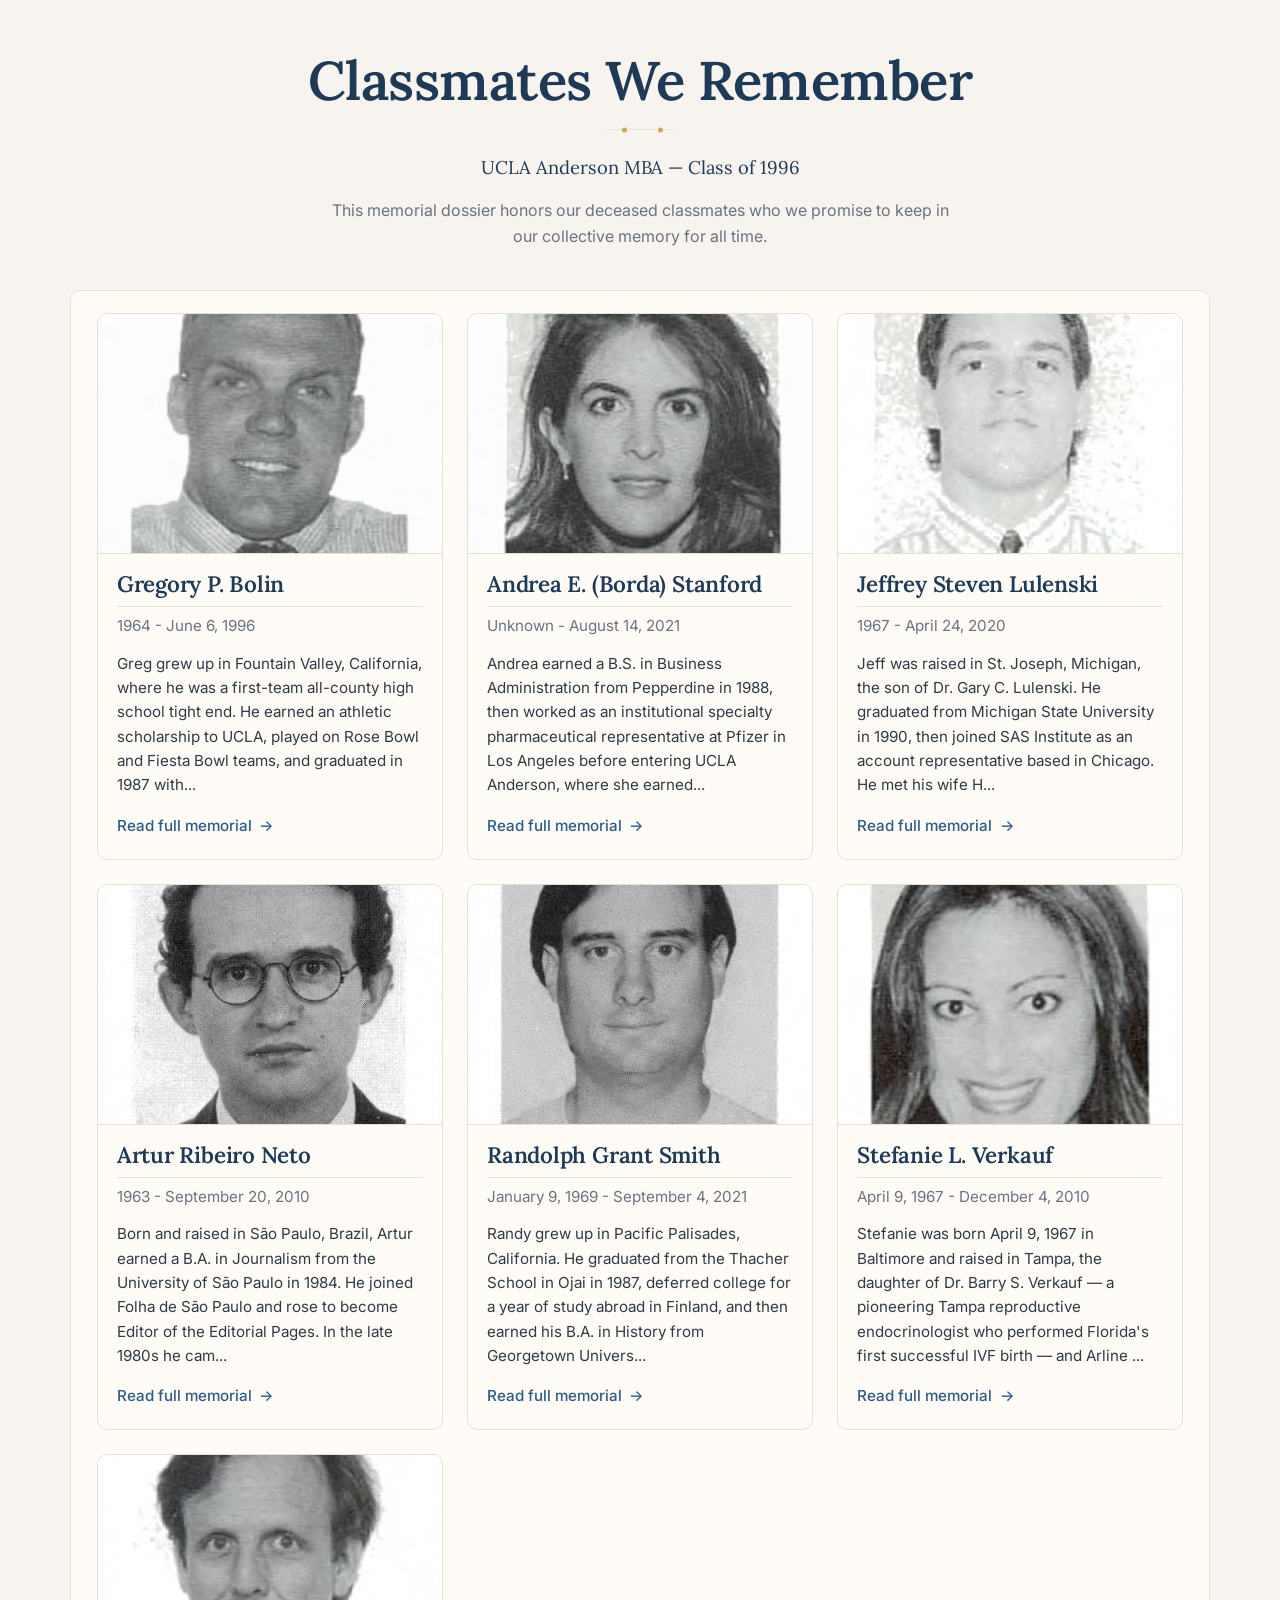
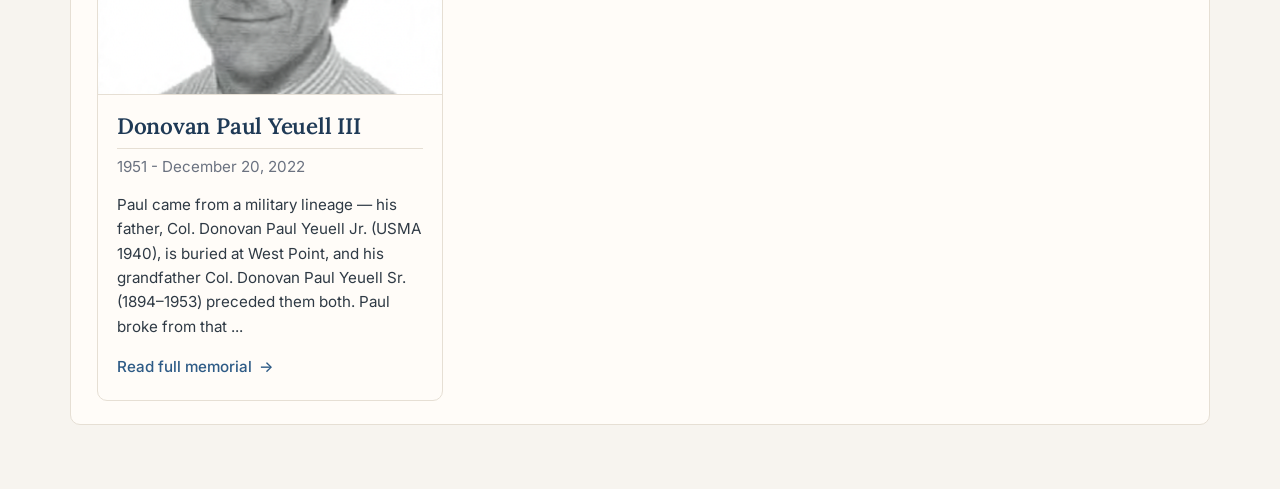
<file: docs/index.html>
<!doctype html>
<html lang="en">
<head>
  <meta charset="utf-8" />
  <meta name="viewport" content="width=device-width, initial-scale=1" />
  <title>Classmates We Remember | UCLA Anderson MBA 1996</title>
  <link rel="icon" type="image/png" href="./favicon.png" />
  <link rel="apple-touch-icon" href="./apple-touch-icon.png" />
  <link rel="preconnect" href="https://fonts.googleapis.com" />
  <link rel="preconnect" href="https://fonts.gstatic.com" crossorigin />
  <link rel="stylesheet" href="https://fonts.googleapis.com/css2?family=Lora:wght@500;600;700&family=Inter:wght@400;500;600&display=swap" />
  <link rel="stylesheet" href="./styles.css" />
</head>
<body>
  <main class="container">
    <header class="site-header">
      <h1>Classmates We Remember</h1>
      <div class="ornament" aria-hidden="true"></div>
      <p class="subtitle">UCLA Anderson MBA — Class of 1996</p>
      <p class="intro">This memorial dossier honors our deceased classmates who we promise to keep in our collective memory for all time.</p>
    </header>
    <section class="grid">
      <article class="card">
        <a class="card-photo" href="./classmates/bolin.html"><img src="./images/1_greg_bolin.png" alt="Photo of Greg Bolin" loading="lazy" /></a>
        <div class="card-body">
          <h2>Gregory P. Bolin</h2>
          <p class="dates">1964 - June 6, 1996</p>
          <p class="excerpt">Greg grew up in Fountain Valley, California, where he was a first-team all-county high school tight end. He earned an athletic scholarship to UCLA, played on Rose Bowl and Fiesta Bowl teams, and graduated in 1987 with...</p>
          <a class="card-link" href="./classmates/bolin.html">Read full memorial <span aria-hidden="true">&rarr;</span></a>
        </div>
      </article><article class="card">
        <a class="card-photo" href="./classmates/borda_stanford.html"><img src="./images/2_andrea_borda.png" alt="Photo of Andrea Stanford" loading="lazy" /></a>
        <div class="card-body">
          <h2>Andrea E. (Borda) Stanford</h2>
          <p class="dates">Unknown - August 14, 2021</p>
          <p class="excerpt">Andrea earned a B.S. in Business Administration from Pepperdine in 1988, then worked as an institutional specialty pharmaceutical representative at Pfizer in Los Angeles before entering UCLA Anderson, where she earned...</p>
          <a class="card-link" href="./classmates/borda_stanford.html">Read full memorial <span aria-hidden="true">&rarr;</span></a>
        </div>
      </article><article class="card">
        <a class="card-photo" href="./classmates/lulenski.html"><img src="./images/3_jeff_lulenski.png" alt="Photo of Jeff Lulenski" loading="lazy" /></a>
        <div class="card-body">
          <h2>Jeffrey Steven Lulenski</h2>
          <p class="dates">1967 - April 24, 2020</p>
          <p class="excerpt">Jeff was raised in St. Joseph, Michigan, the son of Dr. Gary C. Lulenski. He graduated from Michigan State University in 1990, then joined SAS Institute as an account representative based in Chicago. He met his wife H...</p>
          <a class="card-link" href="./classmates/lulenski.html">Read full memorial <span aria-hidden="true">&rarr;</span></a>
        </div>
      </article><article class="card">
        <a class="card-photo" href="./classmates/ribeiro_neto.html"><img src="./images/4_artur_neto.png" alt="Photo of Artur Ribeiro" loading="lazy" /></a>
        <div class="card-body">
          <h2>Artur Ribeiro Neto</h2>
          <p class="dates">1963 - September 20, 2010</p>
          <p class="excerpt">Born and raised in São Paulo, Brazil, Artur earned a B.A. in Journalism from the University of São Paulo in 1984. He joined Folha de São Paulo and rose to become Editor of the Editorial Pages. In the late 1980s he cam...</p>
          <a class="card-link" href="./classmates/ribeiro_neto.html">Read full memorial <span aria-hidden="true">&rarr;</span></a>
        </div>
      </article><article class="card">
        <a class="card-photo" href="./classmates/smith.html"><img src="./images/5_randy_smith.png" alt="Photo of Randy Smith" loading="lazy" /></a>
        <div class="card-body">
          <h2>Randolph Grant Smith</h2>
          <p class="dates">January 9, 1969 - September 4, 2021</p>
          <p class="excerpt">Randy grew up in Pacific Palisades, California. He graduated from the Thacher School in Ojai in 1987, deferred college for a year of study abroad in Finland, and then earned his B.A. in History from Georgetown Univers...</p>
          <a class="card-link" href="./classmates/smith.html">Read full memorial <span aria-hidden="true">&rarr;</span></a>
        </div>
      </article><article class="card">
        <a class="card-photo" href="./classmates/verkauf.html"><img src="./images/6_stef_verkauf.png" alt="Photo of Stefanie Verkauf" loading="lazy" /></a>
        <div class="card-body">
          <h2>Stefanie L. Verkauf</h2>
          <p class="dates">April 9, 1967 - December 4, 2010</p>
          <p class="excerpt">Stefanie was born April 9, 1967 in Baltimore and raised in Tampa, the daughter of Dr. Barry S. Verkauf — a pioneering Tampa reproductive endocrinologist who performed Florida&#x27;s first successful IVF birth — and Arline ...</p>
          <a class="card-link" href="./classmates/verkauf.html">Read full memorial <span aria-hidden="true">&rarr;</span></a>
        </div>
      </article><article class="card">
        <a class="card-photo" href="./classmates/yeuell.html"><img src="./images/7_paul_yuell.png" alt="Photo of D. Paul Yeuell" loading="lazy" /></a>
        <div class="card-body">
          <h2>Donovan Paul Yeuell III</h2>
          <p class="dates">1951 - December 20, 2022</p>
          <p class="excerpt">Paul came from a military lineage — his father, Col. Donovan Paul Yeuell Jr. (USMA 1940), is buried at West Point, and his grandfather Col. Donovan Paul Yeuell Sr. (1894–1953) preceded them both. Paul broke from that ...</p>
          <a class="card-link" href="./classmates/yeuell.html">Read full memorial <span aria-hidden="true">&rarr;</span></a>
        </div>
      </article>
    </section>
  </main>
</body>
</html>
</file>
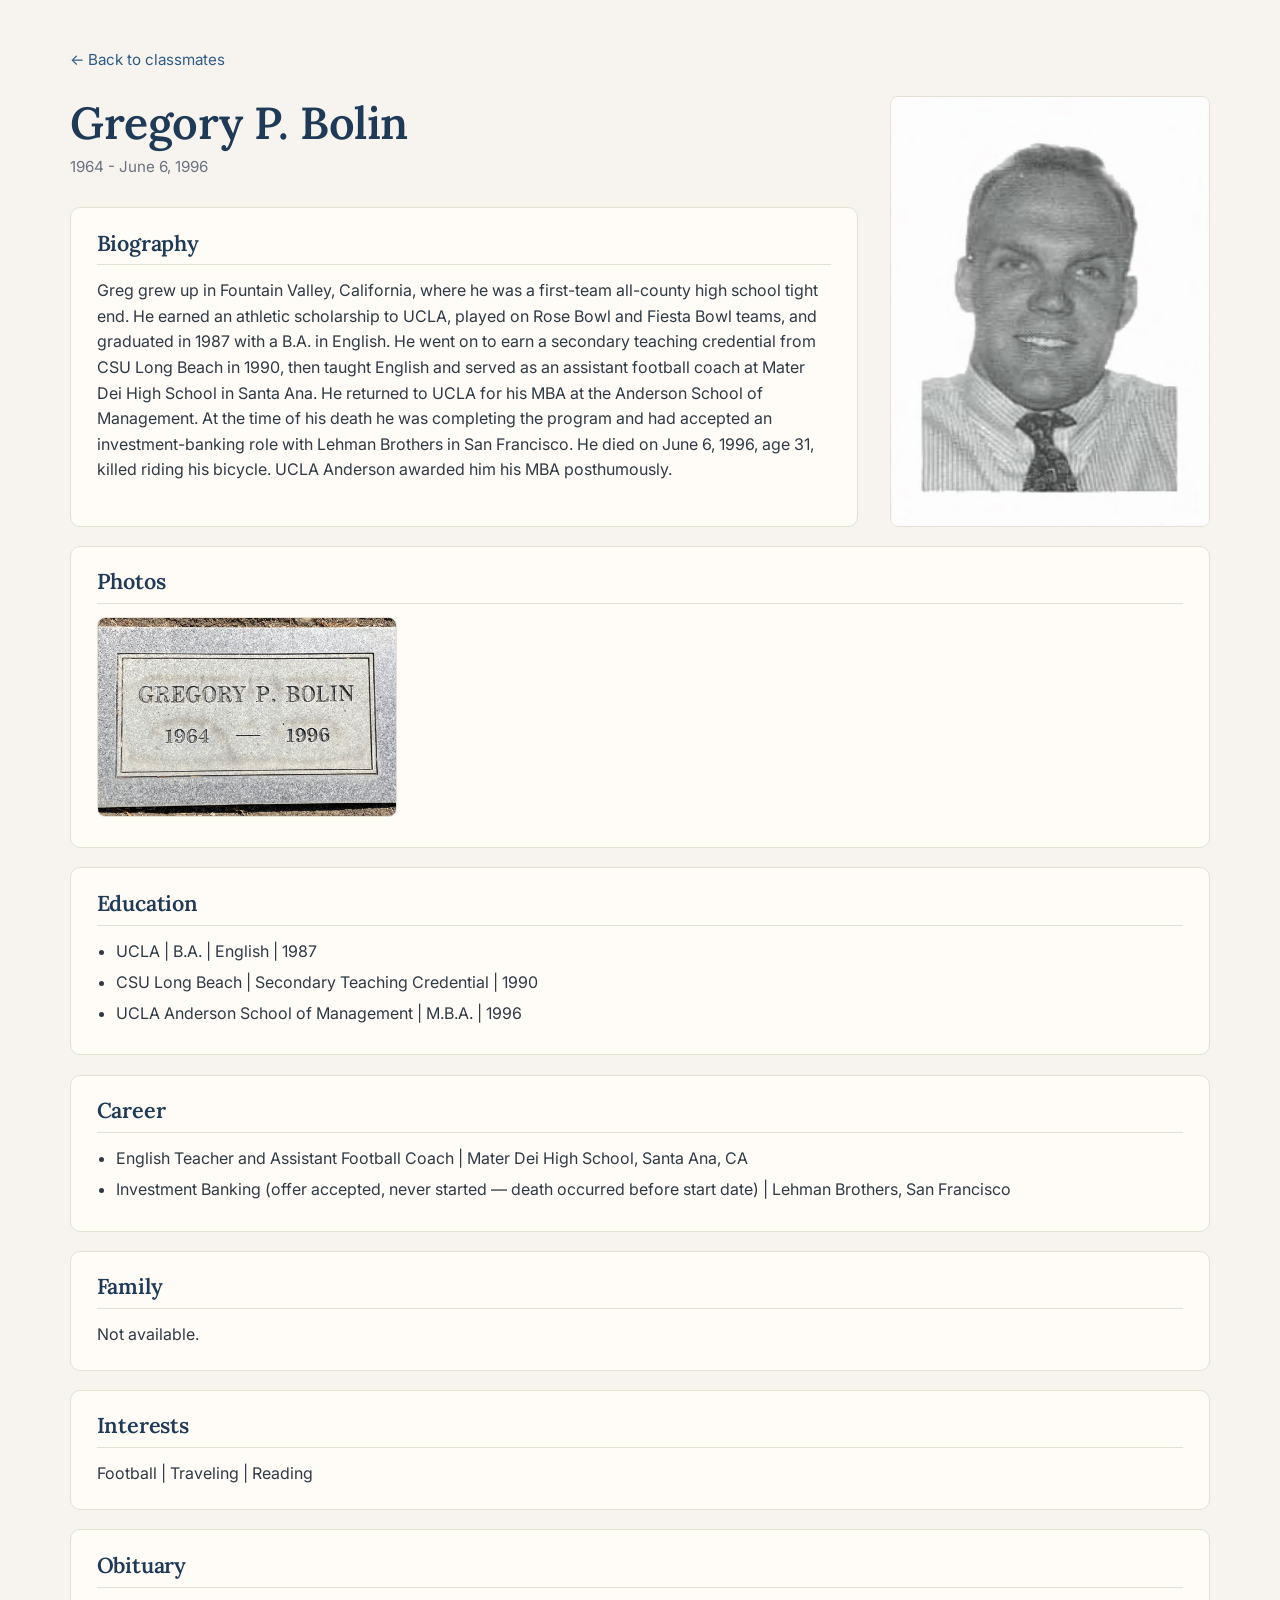
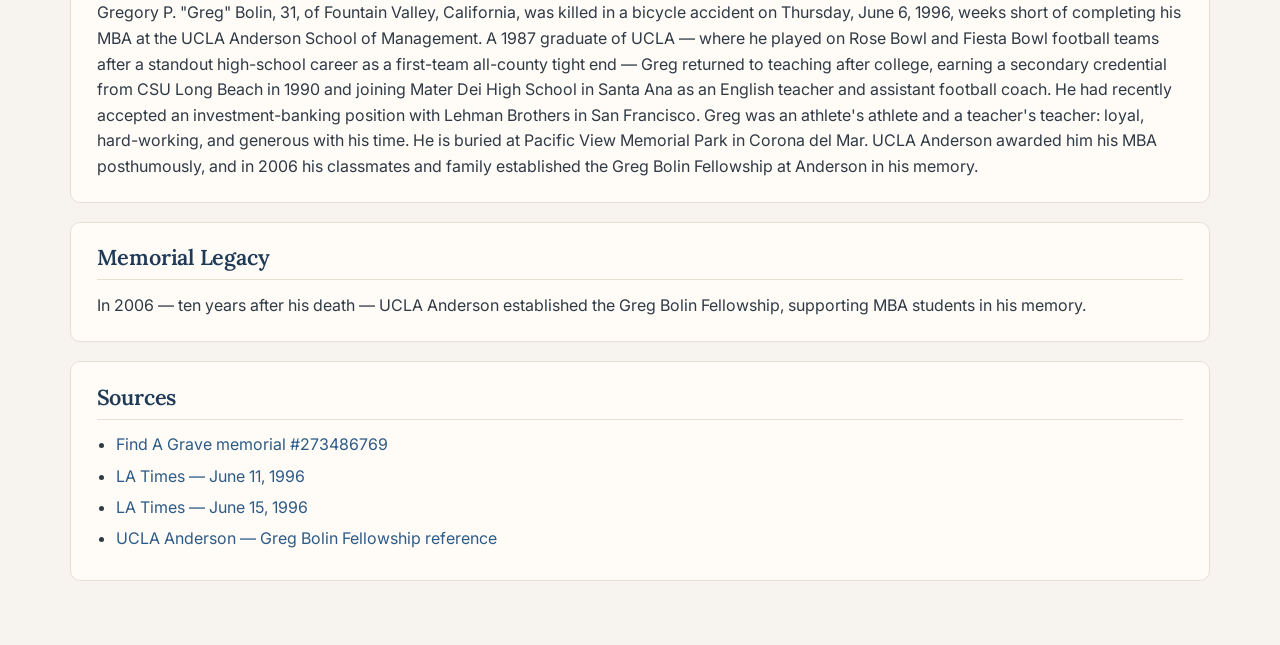
<file: docs/classmates/bolin.html>
<!doctype html>
<html lang="en">
<head>
  <meta charset="utf-8" />
  <meta name="viewport" content="width=device-width, initial-scale=1" />
  <title>Greg Bolin | Class of 1996 Memorial</title>
  <link rel="icon" type="image/png" href="../favicon.png" />
  <link rel="apple-touch-icon" href="../apple-touch-icon.png" />
  <link rel="preconnect" href="https://fonts.googleapis.com" />
  <link rel="preconnect" href="https://fonts.gstatic.com" crossorigin />
  <link rel="stylesheet" href="https://fonts.googleapis.com/css2?family=Lora:wght@500;600;700&family=Inter:wght@400;500;600&display=swap" />
  <link rel="stylesheet" href="../styles.css" />
  <script defer src="../lightbox.js"></script>
</head>
<body>
  <main class="container">
    <nav class="back-link"><a href="../index.html">← Back to classmates</a></nav>
    <div class="person-hero">
      <div class="person-hero-left">
        <header class="person-header">
          <h1>Gregory P. Bolin</h1>
          <p class="dates">1964 - June 6, 1996</p>
        </header>
        <section><h2>Biography</h2><p>Greg grew up in Fountain Valley, California, where he was a first-team all-county high school tight end. He earned an athletic scholarship to UCLA, played on Rose Bowl and Fiesta Bowl teams, and graduated in 1987 with a B.A. in English. He went on to earn a secondary teaching credential from CSU Long Beach in 1990, then taught English and served as an assistant football coach at Mater Dei High School in Santa Ana. He returned to UCLA for his MBA at the Anderson School of Management. At the time of his death he was completing the program and had accepted an investment-banking role with Lehman Brothers in San Francisco. He died on June 6, 1996, age 31, killed riding his bicycle. UCLA Anderson awarded him his MBA posthumously.</p></section>
      </div>
      <div class="person-hero-right">
        <a class="lightbox-trigger" href="../images/1_greg_bolin.png" title="Click to enlarge"><img class="portrait" src="../images/1_greg_bolin.png" alt="Photo of Greg Bolin" loading="lazy" /></a>
      </div>
    </div>
    <section><h2>Photos</h2><div class="gallery"><a class="lightbox-trigger" href="../images/1_greg_photo1.jpeg" title="Click to enlarge"><img src="../images/1_greg_photo1.jpeg" alt="Additional photo of Greg Bolin" loading="lazy" /></a></div></section>
    <section><h2>Education</h2><ul><li>UCLA | B.A. | English | 1987</li><li>CSU Long Beach | Secondary Teaching Credential | 1990</li><li>UCLA Anderson School of Management | M.B.A. | 1996</li></ul></section>
    <section><h2>Career</h2><ul><li>English Teacher and Assistant Football Coach | Mater Dei High School, Santa Ana, CA</li><li>Investment Banking (offer accepted, never started — death occurred before start date) | Lehman Brothers, San Francisco</li></ul></section>
    <section><h2>Family</h2><p>Not available.</p></section>
    <section><h2>Interests</h2><p>Football | Traveling | Reading</p></section>
    <section><h2>Obituary</h2><p>Gregory P. &quot;Greg&quot; Bolin, 31, of Fountain Valley, California, was killed in a bicycle accident on Thursday, June 6, 1996, weeks short of completing his MBA at the UCLA Anderson School of Management. A 1987 graduate of UCLA — where he played on Rose Bowl and Fiesta Bowl football teams after a standout high-school career as a first-team all-county tight end — Greg returned to teaching after college, earning a secondary credential from CSU Long Beach in 1990 and joining Mater Dei High School in Santa Ana as an English teacher and assistant football coach. He had recently accepted an investment-banking position with Lehman Brothers in San Francisco. Greg was an athlete&#x27;s athlete and a teacher&#x27;s teacher: loyal, hard-working, and generous with his time. He is buried at Pacific View Memorial Park in Corona del Mar. UCLA Anderson awarded him his MBA posthumously, and in 2006 his classmates and family established the Greg Bolin Fellowship at Anderson in his memory.</p></section>
    <section><h2>Memorial Legacy</h2><p>In 2006 — ten years after his death — UCLA Anderson established the Greg Bolin Fellowship, supporting MBA students in his memory.</p></section>
    <section><h2>Sources</h2><ul><li><a href="https://www.findagrave.com/memorial/273486769/gregory-phillip-bolin" target="_blank" rel="noopener noreferrer">Find A Grave memorial #273486769</a></li><li><a href="https://www.latimes.com/archives/la-xpm-1996-06-11-sp-13780-story.html" target="_blank" rel="noopener noreferrer">LA Times — June 11, 1996</a></li><li><a href="https://www.latimes.com/archives/la-xpm-1996-06-15-me-15201-story.html" target="_blank" rel="noopener noreferrer">LA Times — June 15, 1996</a></li><li><a href="https://www.anderson.ucla.edu/news-and-events/this-ucla-anderson-entrepreneur-secured-funding-for-two-degrees" target="_blank" rel="noopener noreferrer">UCLA Anderson — Greg Bolin Fellowship reference</a></li></ul></section>
  </main>
</body>
</html>
</file>
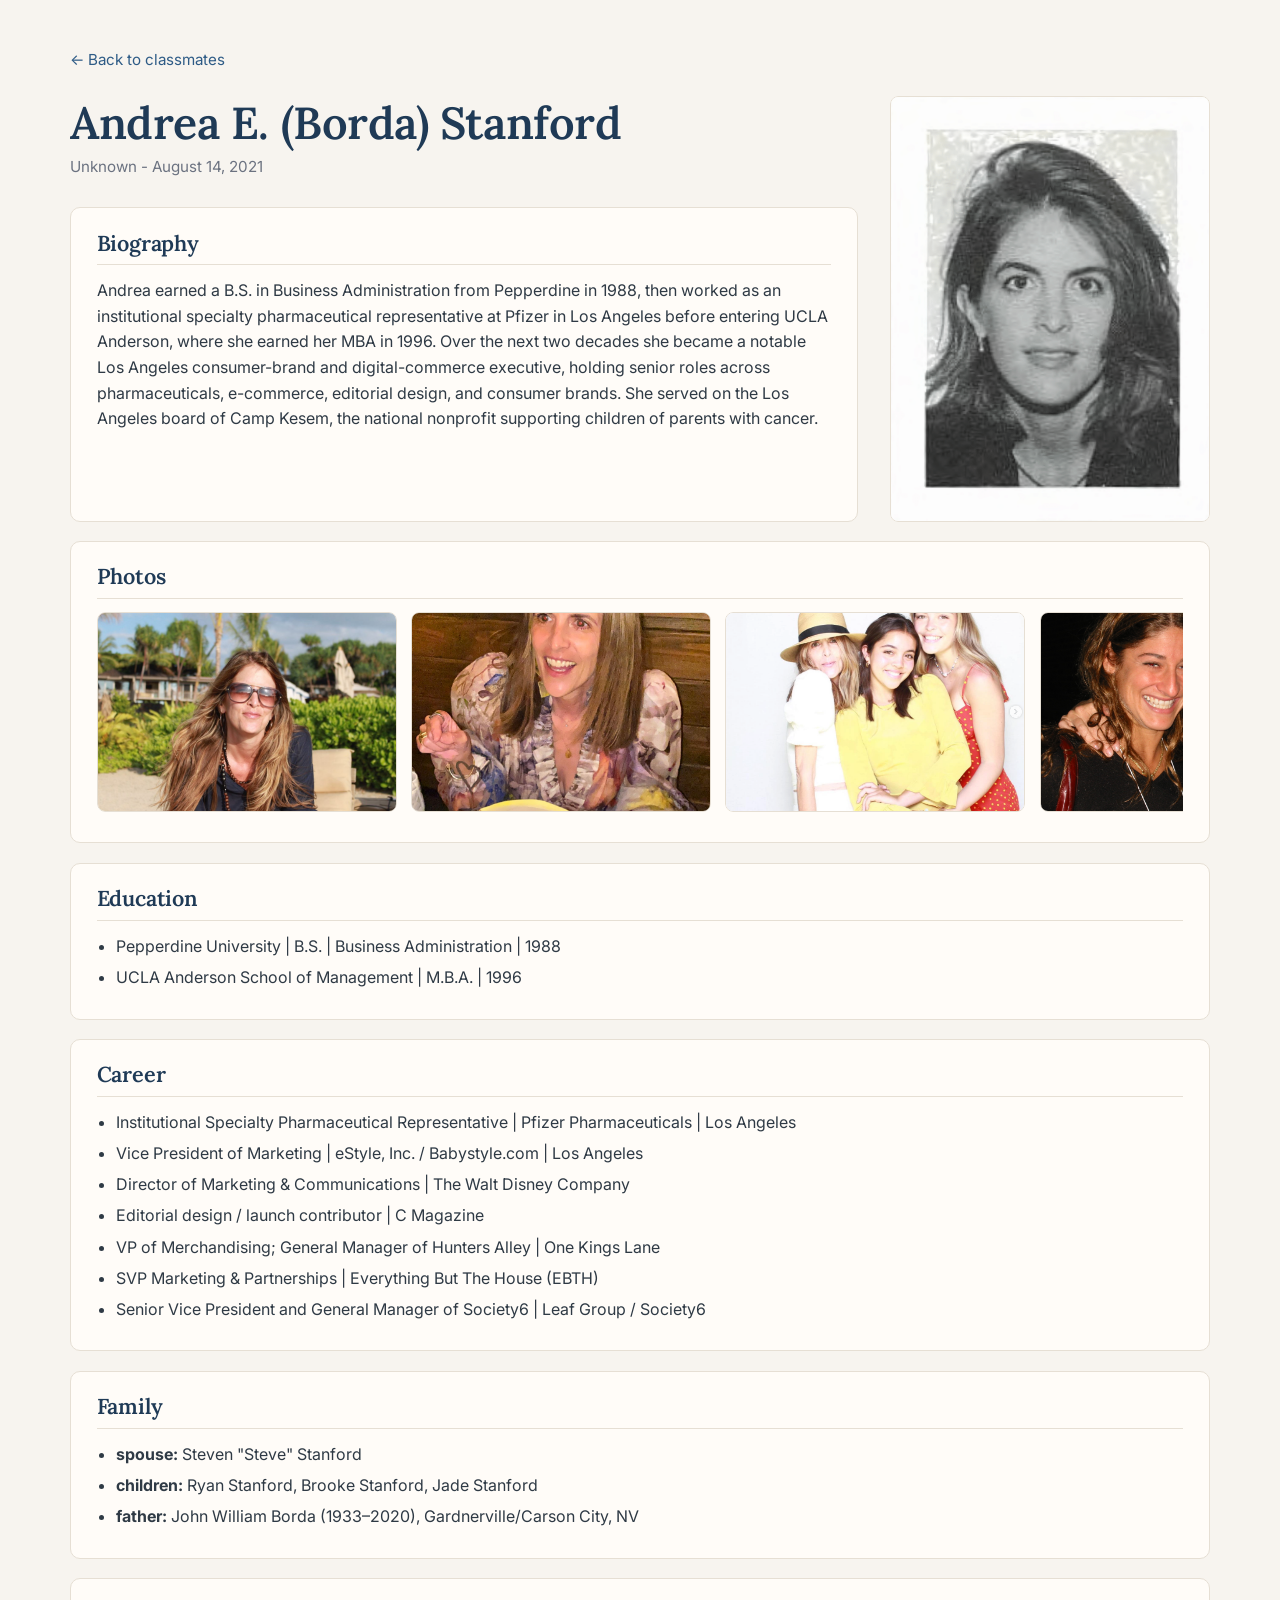
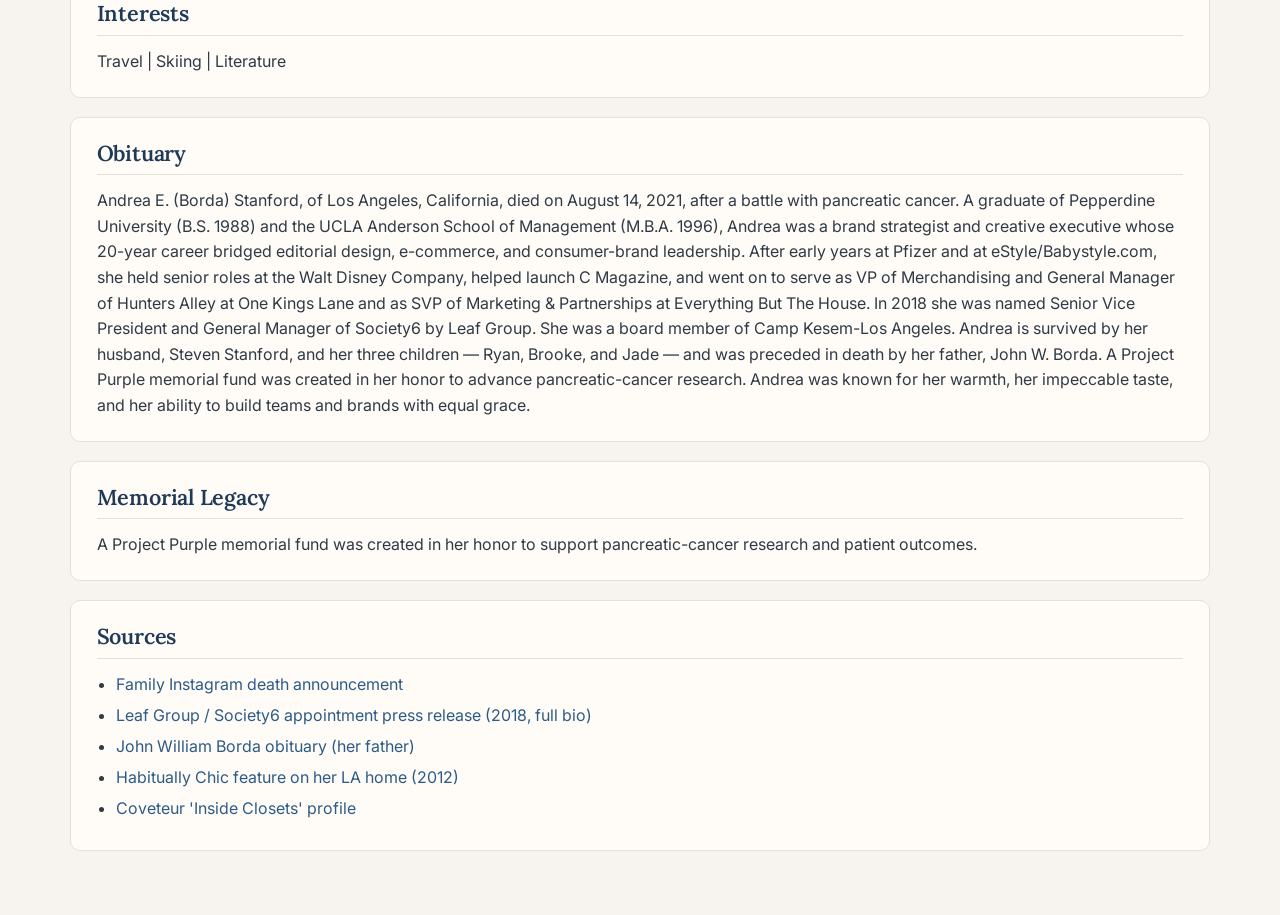
<file: docs/classmates/borda_stanford.html>
<!doctype html>
<html lang="en">
<head>
  <meta charset="utf-8" />
  <meta name="viewport" content="width=device-width, initial-scale=1" />
  <title>Andrea Stanford | Class of 1996 Memorial</title>
  <link rel="icon" type="image/png" href="../favicon.png" />
  <link rel="apple-touch-icon" href="../apple-touch-icon.png" />
  <link rel="preconnect" href="https://fonts.googleapis.com" />
  <link rel="preconnect" href="https://fonts.gstatic.com" crossorigin />
  <link rel="stylesheet" href="https://fonts.googleapis.com/css2?family=Lora:wght@500;600;700&family=Inter:wght@400;500;600&display=swap" />
  <link rel="stylesheet" href="../styles.css" />
  <script defer src="../lightbox.js"></script>
</head>
<body>
  <main class="container">
    <nav class="back-link"><a href="../index.html">← Back to classmates</a></nav>
    <div class="person-hero">
      <div class="person-hero-left">
        <header class="person-header">
          <h1>Andrea E. (Borda) Stanford</h1>
          <p class="dates">Unknown - August 14, 2021</p>
        </header>
        <section><h2>Biography</h2><p>Andrea earned a B.S. in Business Administration from Pepperdine in 1988, then worked as an institutional specialty pharmaceutical representative at Pfizer in Los Angeles before entering UCLA Anderson, where she earned her MBA in 1996. Over the next two decades she became a notable Los Angeles consumer-brand and digital-commerce executive, holding senior roles across pharmaceuticals, e-commerce, editorial design, and consumer brands. She served on the Los Angeles board of Camp Kesem, the national nonprofit supporting children of parents with cancer.</p></section>
      </div>
      <div class="person-hero-right">
        <a class="lightbox-trigger" href="../images/2_andrea_borda.png" title="Click to enlarge"><img class="portrait" src="../images/2_andrea_borda.png" alt="Photo of Andrea Stanford" loading="lazy" /></a>
      </div>
    </div>
    <section><h2>Photos</h2><div class="gallery"><a class="lightbox-trigger" href="../images/2_andrea_photo1.png" title="Click to enlarge"><img src="../images/2_andrea_photo1.png" alt="Additional photo of Andrea Stanford" loading="lazy" /></a><a class="lightbox-trigger" href="../images/2_andrea_photo2.png" title="Click to enlarge"><img src="../images/2_andrea_photo2.png" alt="Additional photo of Andrea Stanford" loading="lazy" /></a><a class="lightbox-trigger" href="../images/2_andrea_photo3.png" title="Click to enlarge"><img src="../images/2_andrea_photo3.png" alt="Additional photo of Andrea Stanford" loading="lazy" /></a><a class="lightbox-trigger" href="../images/2_andrea_photo4.jpg" title="Click to enlarge"><img src="../images/2_andrea_photo4.jpg" alt="Additional photo of Andrea Stanford" loading="lazy" /></a></div></section>
    <section><h2>Education</h2><ul><li>Pepperdine University | B.S. | Business Administration | 1988</li><li>UCLA Anderson School of Management | M.B.A. | 1996</li></ul></section>
    <section><h2>Career</h2><ul><li>Institutional Specialty Pharmaceutical Representative | Pfizer Pharmaceuticals | Los Angeles</li><li>Vice President of Marketing | eStyle, Inc. / Babystyle.com | Los Angeles</li><li>Director of Marketing &amp; Communications | The Walt Disney Company</li><li>Editorial design / launch contributor | C Magazine</li><li>VP of Merchandising; General Manager of Hunters Alley | One Kings Lane</li><li>SVP Marketing &amp; Partnerships | Everything But The House (EBTH)</li><li>Senior Vice President and General Manager of Society6 | Leaf Group / Society6</li></ul></section>
    <section><h2>Family</h2><ul><li><strong>spouse:</strong> Steven &quot;Steve&quot; Stanford</li><li><strong>children:</strong> Ryan Stanford, Brooke Stanford, Jade Stanford</li><li><strong>father:</strong> John William Borda (1933–2020), Gardnerville/Carson City, NV</li></ul></section>
    <section><h2>Interests</h2><p>Travel | Skiing | Literature</p></section>
    <section><h2>Obituary</h2><p>Andrea E. (Borda) Stanford, of Los Angeles, California, died on August 14, 2021, after a battle with pancreatic cancer. A graduate of Pepperdine University (B.S. 1988) and the UCLA Anderson School of Management (M.B.A. 1996), Andrea was a brand strategist and creative executive whose 20-year career bridged editorial design, e-commerce, and consumer-brand leadership. After early years at Pfizer and at eStyle/Babystyle.com, she held senior roles at the Walt Disney Company, helped launch C Magazine, and went on to serve as VP of Merchandising and General Manager of Hunters Alley at One Kings Lane and as SVP of Marketing &amp; Partnerships at Everything But The House. In 2018 she was named Senior Vice President and General Manager of Society6 by Leaf Group. She was a board member of Camp Kesem-Los Angeles. Andrea is survived by her husband, Steven Stanford, and her three children — Ryan, Brooke, and Jade — and was preceded in death by her father, John W. Borda. A Project Purple memorial fund was created in her honor to advance pancreatic-cancer research. Andrea was known for her warmth, her impeccable taste, and her ability to build teams and brands with equal grace.</p></section>
    <section><h2>Memorial Legacy</h2><p>A Project Purple memorial fund was created in her honor to support pancreatic-cancer research and patient outcomes.</p></section>
    <section><h2>Sources</h2><ul><li><a href="https://www.instagram.com/p/CSi9eMAr4zl/" target="_blank" rel="noopener noreferrer">Family Instagram death announcement</a></li><li><a href="https://ir.leafgroup.com/investor-press-releases/press-release-details/2018/Leaf-Group-Names-Andrea-Stanford-Senior-Vice-President-and-General-Manager-of-Society6/default.aspx" target="_blank" rel="noopener noreferrer">Leaf Group / Society6 appointment press release (2018, full bio)</a></li><li><a href="https://www.nevadaappeal.com/news/2020/jun/09/john-william-borda/" target="_blank" rel="noopener noreferrer">John William Borda obituary (her father)</a></li><li><a href="https://www.habituallychic.luxury/2012/03/chic-site-for-moms/" target="_blank" rel="noopener noreferrer">Habitually Chic feature on her LA home (2012)</a></li><li><a href="https://coveteur.com/andrea-stanford" target="_blank" rel="noopener noreferrer">Coveteur &#x27;Inside Closets&#x27; profile</a></li></ul></section>
  </main>
</body>
</html>
</file>
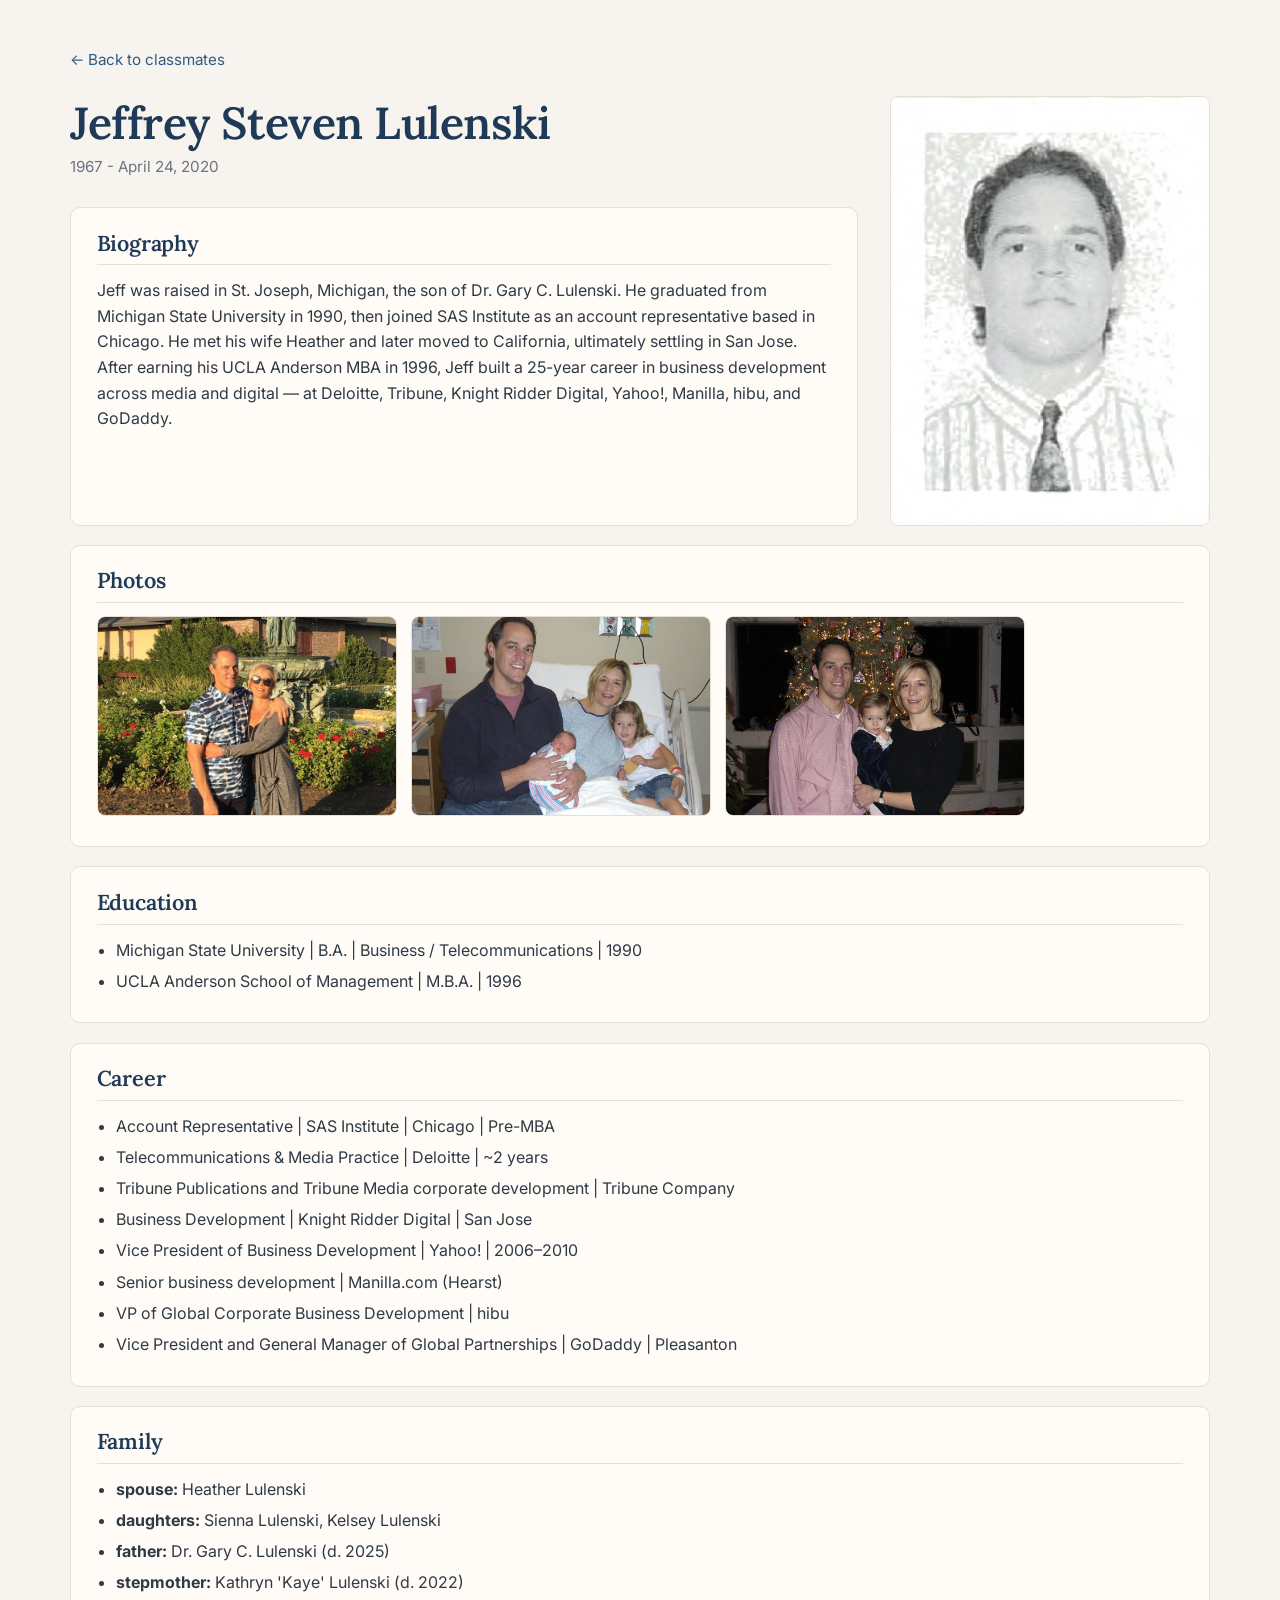
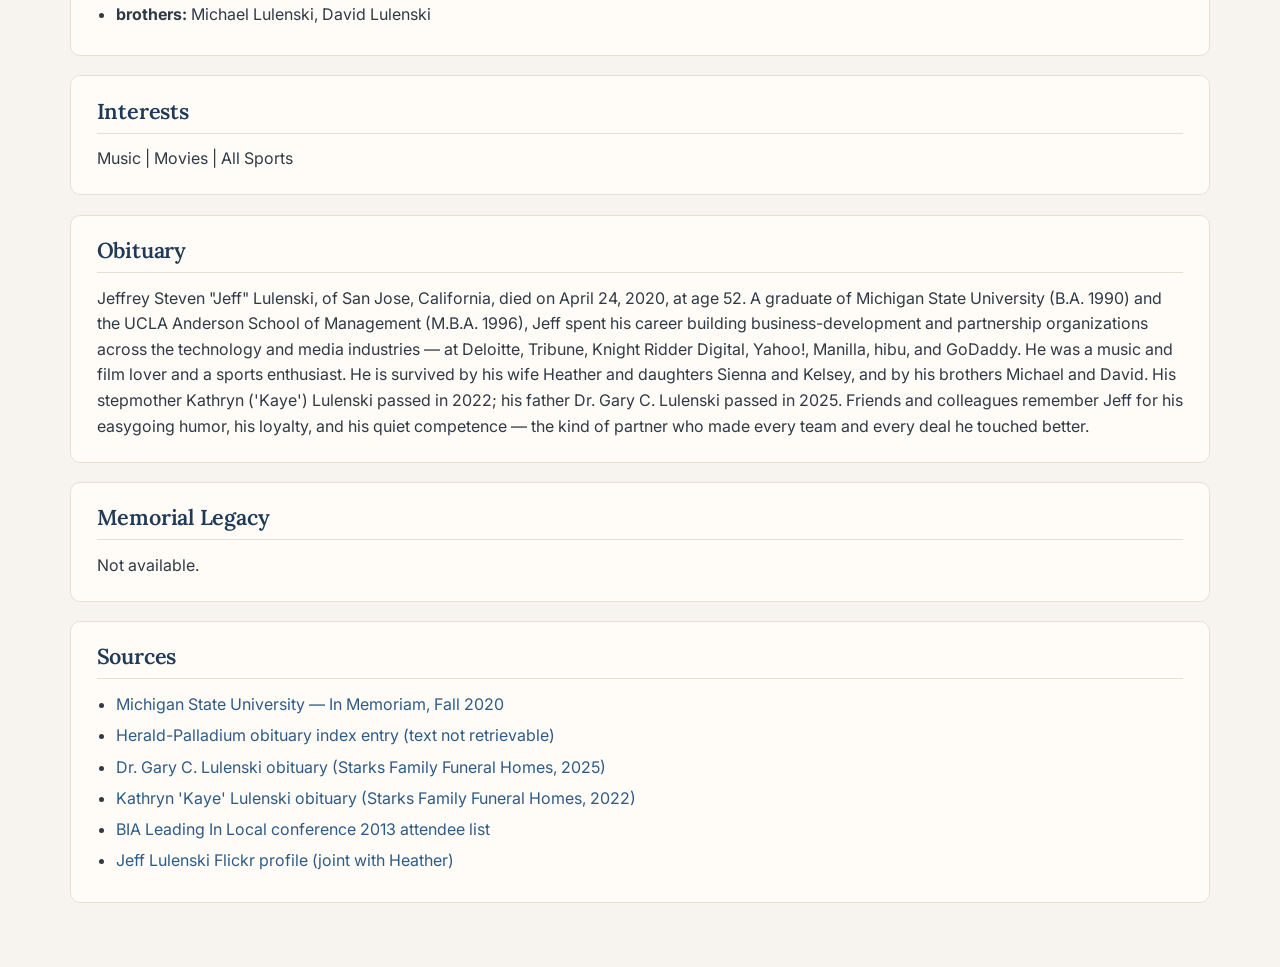
<file: docs/classmates/lulenski.html>
<!doctype html>
<html lang="en">
<head>
  <meta charset="utf-8" />
  <meta name="viewport" content="width=device-width, initial-scale=1" />
  <title>Jeff Lulenski | Class of 1996 Memorial</title>
  <link rel="icon" type="image/png" href="../favicon.png" />
  <link rel="apple-touch-icon" href="../apple-touch-icon.png" />
  <link rel="preconnect" href="https://fonts.googleapis.com" />
  <link rel="preconnect" href="https://fonts.gstatic.com" crossorigin />
  <link rel="stylesheet" href="https://fonts.googleapis.com/css2?family=Lora:wght@500;600;700&family=Inter:wght@400;500;600&display=swap" />
  <link rel="stylesheet" href="../styles.css" />
  <script defer src="../lightbox.js"></script>
</head>
<body>
  <main class="container">
    <nav class="back-link"><a href="../index.html">← Back to classmates</a></nav>
    <div class="person-hero">
      <div class="person-hero-left">
        <header class="person-header">
          <h1>Jeffrey Steven Lulenski</h1>
          <p class="dates">1967 - April 24, 2020</p>
        </header>
        <section><h2>Biography</h2><p>Jeff was raised in St. Joseph, Michigan, the son of Dr. Gary C. Lulenski. He graduated from Michigan State University in 1990, then joined SAS Institute as an account representative based in Chicago. He met his wife Heather and later moved to California, ultimately settling in San Jose. After earning his UCLA Anderson MBA in 1996, Jeff built a 25-year career in business development across media and digital — at Deloitte, Tribune, Knight Ridder Digital, Yahoo!, Manilla, hibu, and GoDaddy.</p></section>
      </div>
      <div class="person-hero-right">
        <a class="lightbox-trigger" href="../images/3_jeff_lulenski.png" title="Click to enlarge"><img class="portrait" src="../images/3_jeff_lulenski.png" alt="Photo of Jeff Lulenski" loading="lazy" /></a>
      </div>
    </div>
    <section><h2>Photos</h2><div class="gallery"><a class="lightbox-trigger" href="../images/3_jeff_photo1.png" title="Click to enlarge"><img src="../images/3_jeff_photo1.png" alt="Additional photo of Jeff Lulenski" loading="lazy" /></a><a class="lightbox-trigger" href="../images/3_jeff_photo2.png" title="Click to enlarge"><img src="../images/3_jeff_photo2.png" alt="Additional photo of Jeff Lulenski" loading="lazy" /></a><a class="lightbox-trigger" href="../images/3_jeff_photo3.png" title="Click to enlarge"><img src="../images/3_jeff_photo3.png" alt="Additional photo of Jeff Lulenski" loading="lazy" /></a></div></section>
    <section><h2>Education</h2><ul><li>Michigan State University | B.A. | Business / Telecommunications | 1990</li><li>UCLA Anderson School of Management | M.B.A. | 1996</li></ul></section>
    <section><h2>Career</h2><ul><li>Account Representative | SAS Institute | Chicago | Pre-MBA</li><li>Telecommunications &amp; Media Practice | Deloitte | ~2 years</li><li>Tribune Publications and Tribune Media corporate development | Tribune Company</li><li>Business Development | Knight Ridder Digital | San Jose</li><li>Vice President of Business Development | Yahoo! | 2006–2010</li><li>Senior business development | Manilla.com (Hearst)</li><li>VP of Global Corporate Business Development | hibu</li><li>Vice President and General Manager of Global Partnerships | GoDaddy | Pleasanton</li></ul></section>
    <section><h2>Family</h2><ul><li><strong>spouse:</strong> Heather Lulenski</li><li><strong>daughters:</strong> Sienna Lulenski, Kelsey Lulenski</li><li><strong>father:</strong> Dr. Gary C. Lulenski (d. 2025)</li><li><strong>stepmother:</strong> Kathryn &#x27;Kaye&#x27; Lulenski (d. 2022)</li><li><strong>brothers:</strong> Michael Lulenski, David Lulenski</li></ul></section>
    <section><h2>Interests</h2><p>Music | Movies | All Sports</p></section>
    <section><h2>Obituary</h2><p>Jeffrey Steven &quot;Jeff&quot; Lulenski, of San Jose, California, died on April 24, 2020, at age 52. A graduate of Michigan State University (B.A. 1990) and the UCLA Anderson School of Management (M.B.A. 1996), Jeff spent his career building business-development and partnership organizations across the technology and media industries — at Deloitte, Tribune, Knight Ridder Digital, Yahoo!, Manilla, hibu, and GoDaddy. He was a music and film lover and a sports enthusiast. He is survived by his wife Heather and daughters Sienna and Kelsey, and by his brothers Michael and David. His stepmother Kathryn (&#x27;Kaye&#x27;) Lulenski passed in 2022; his father Dr. Gary C. Lulenski passed in 2025. Friends and colleagues remember Jeff for his easygoing humor, his loyalty, and his quiet competence — the kind of partner who made every team and every deal he touched better.</p></section>
    <section><h2>Memorial Legacy</h2><p>Not available.</p></section>
    <section><h2>Sources</h2><ul><li><a href="https://spartan.msu.edu/spartan-story-hub/news/2020/10/in-memoriam-fall-2020" target="_blank" rel="noopener noreferrer">Michigan State University — In Memoriam, Fall 2020</a></li><li><a href="https://www.newspapers.com/profile/jeanajohnson/" target="_blank" rel="noopener noreferrer">Herald-Palladium obituary index entry (text not retrievable)</a></li><li><a href="https://www.starksfamilyfh.com/obituaries/dr-gary-lulenski" target="_blank" rel="noopener noreferrer">Dr. Gary C. Lulenski obituary (Starks Family Funeral Homes, 2025)</a></li><li><a href="https://www.starksfamilyfh.com/obituaries/kathryn-lulenski" target="_blank" rel="noopener noreferrer">Kathryn &#x27;Kaye&#x27; Lulenski obituary (Starks Family Funeral Homes, 2022)</a></li><li><a href="https://www.bia.com/LeadinginLocalSanFrancisco/LeadingInLocal-ILM-AttendeeList.pdf" target="_blank" rel="noopener noreferrer">BIA Leading In Local conference 2013 attendee list</a></li><li><a href="https://www.flickr.com/photos/lulenski/" target="_blank" rel="noopener noreferrer">Jeff Lulenski Flickr profile (joint with Heather)</a></li></ul></section>
  </main>
</body>
</html>
</file>
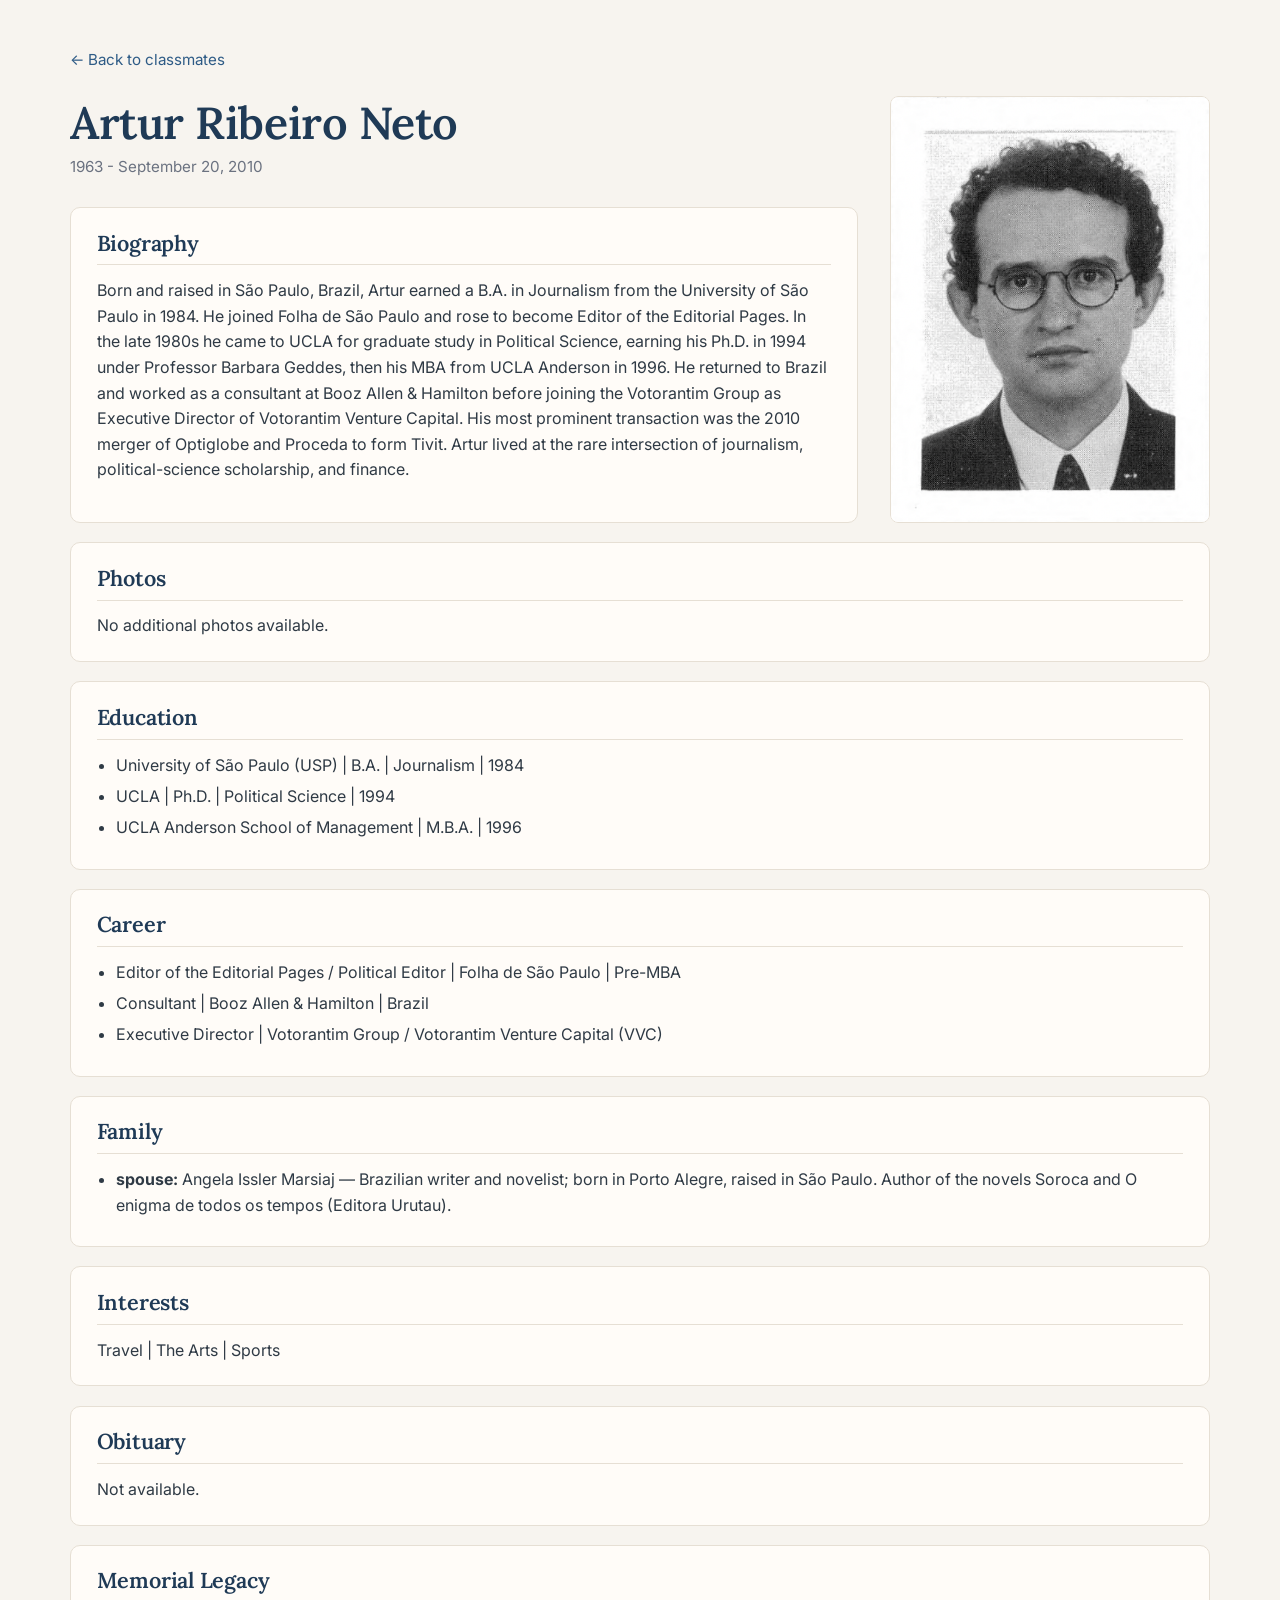
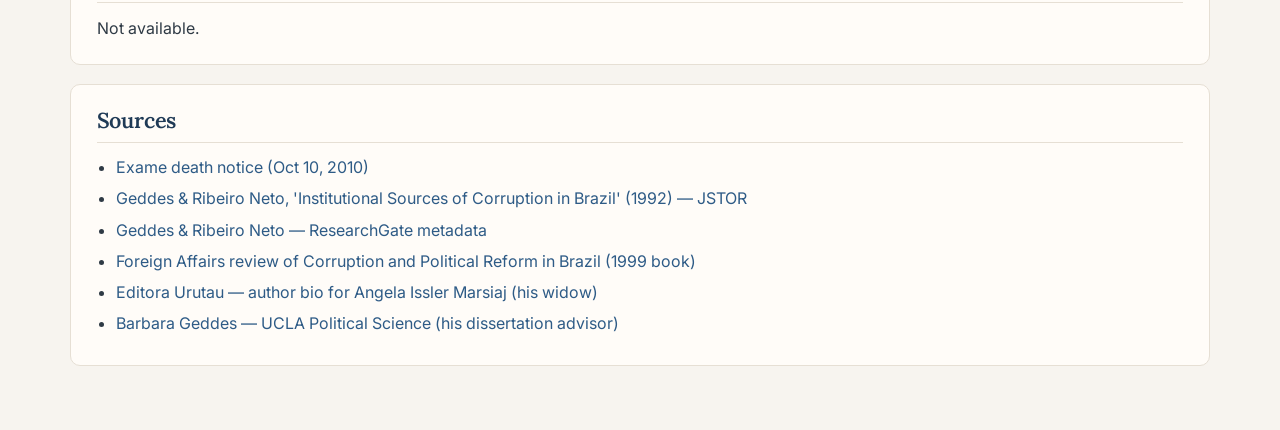
<file: docs/classmates/ribeiro_neto.html>
<!doctype html>
<html lang="en">
<head>
  <meta charset="utf-8" />
  <meta name="viewport" content="width=device-width, initial-scale=1" />
  <title>Artur Ribeiro | Class of 1996 Memorial</title>
  <link rel="icon" type="image/png" href="../favicon.png" />
  <link rel="apple-touch-icon" href="../apple-touch-icon.png" />
  <link rel="preconnect" href="https://fonts.googleapis.com" />
  <link rel="preconnect" href="https://fonts.gstatic.com" crossorigin />
  <link rel="stylesheet" href="https://fonts.googleapis.com/css2?family=Lora:wght@500;600;700&family=Inter:wght@400;500;600&display=swap" />
  <link rel="stylesheet" href="../styles.css" />
  <script defer src="../lightbox.js"></script>
</head>
<body>
  <main class="container">
    <nav class="back-link"><a href="../index.html">← Back to classmates</a></nav>
    <div class="person-hero">
      <div class="person-hero-left">
        <header class="person-header">
          <h1>Artur Ribeiro Neto</h1>
          <p class="dates">1963 - September 20, 2010</p>
        </header>
        <section><h2>Biography</h2><p>Born and raised in São Paulo, Brazil, Artur earned a B.A. in Journalism from the University of São Paulo in 1984. He joined Folha de São Paulo and rose to become Editor of the Editorial Pages. In the late 1980s he came to UCLA for graduate study in Political Science, earning his Ph.D. in 1994 under Professor Barbara Geddes, then his MBA from UCLA Anderson in 1996. He returned to Brazil and worked as a consultant at Booz Allen &amp; Hamilton before joining the Votorantim Group as Executive Director of Votorantim Venture Capital. His most prominent transaction was the 2010 merger of Optiglobe and Proceda to form Tivit. Artur lived at the rare intersection of journalism, political-science scholarship, and finance.</p></section>
      </div>
      <div class="person-hero-right">
        <a class="lightbox-trigger" href="../images/4_artur_neto.png" title="Click to enlarge"><img class="portrait" src="../images/4_artur_neto.png" alt="Photo of Artur Ribeiro" loading="lazy" /></a>
      </div>
    </div>
    <section><h2>Photos</h2><p>No additional photos available.</p></section>
    <section><h2>Education</h2><ul><li>University of São Paulo (USP) | B.A. | Journalism | 1984</li><li>UCLA | Ph.D. | Political Science | 1994</li><li>UCLA Anderson School of Management | M.B.A. | 1996</li></ul></section>
    <section><h2>Career</h2><ul><li>Editor of the Editorial Pages / Political Editor | Folha de São Paulo | Pre-MBA</li><li>Consultant | Booz Allen &amp; Hamilton | Brazil</li><li>Executive Director | Votorantim Group / Votorantim Venture Capital (VVC)</li></ul></section>
    <section><h2>Family</h2><ul><li><strong>spouse:</strong> Angela Issler Marsiaj — Brazilian writer and novelist; born in Porto Alegre, raised in São Paulo. Author of the novels Soroca and O enigma de todos os tempos (Editora Urutau).</li></ul></section>
    <section><h2>Interests</h2><p>Travel | The Arts | Sports</p></section>
    <section><h2>Obituary</h2><p>Not available.</p></section>
    <section><h2>Memorial Legacy</h2><p>Not available.</p></section>
    <section><h2>Sources</h2><ul><li><a href="https://exame.com/negocios/morre-o-executivo-artur-ribeiro-diretor-do-grupo-votorantim-m0076782/" target="_blank" rel="noopener noreferrer">Exame death notice (Oct 10, 2010)</a></li><li><a href="https://www.jstor.org/stable/3992381" target="_blank" rel="noopener noreferrer">Geddes &amp; Ribeiro Neto, &#x27;Institutional Sources of Corruption in Brazil&#x27; (1992) — JSTOR</a></li><li><a href="https://www.researchgate.net/publication/261583552_Institutional_Sources_of_Corruption_in_Brazil" target="_blank" rel="noopener noreferrer">Geddes &amp; Ribeiro Neto — ResearchGate metadata</a></li><li><a href="https://www.foreignaffairs.com/reviews/capsule-review/1999-07-01/corruption-and-political-reform-brazil-impact-collors-impeachment" target="_blank" rel="noopener noreferrer">Foreign Affairs review of Corruption and Political Reform in Brazil (1999 book)</a></li><li><a href="https://editoraurutau.com/autor/angela-marsiaj" target="_blank" rel="noopener noreferrer">Editora Urutau — author bio for Angela Issler Marsiaj (his widow)</a></li><li><a href="https://polisci.ucla.edu/person/barbara-geddes/" target="_blank" rel="noopener noreferrer">Barbara Geddes — UCLA Political Science (his dissertation advisor)</a></li></ul></section>
  </main>
</body>
</html>
</file>
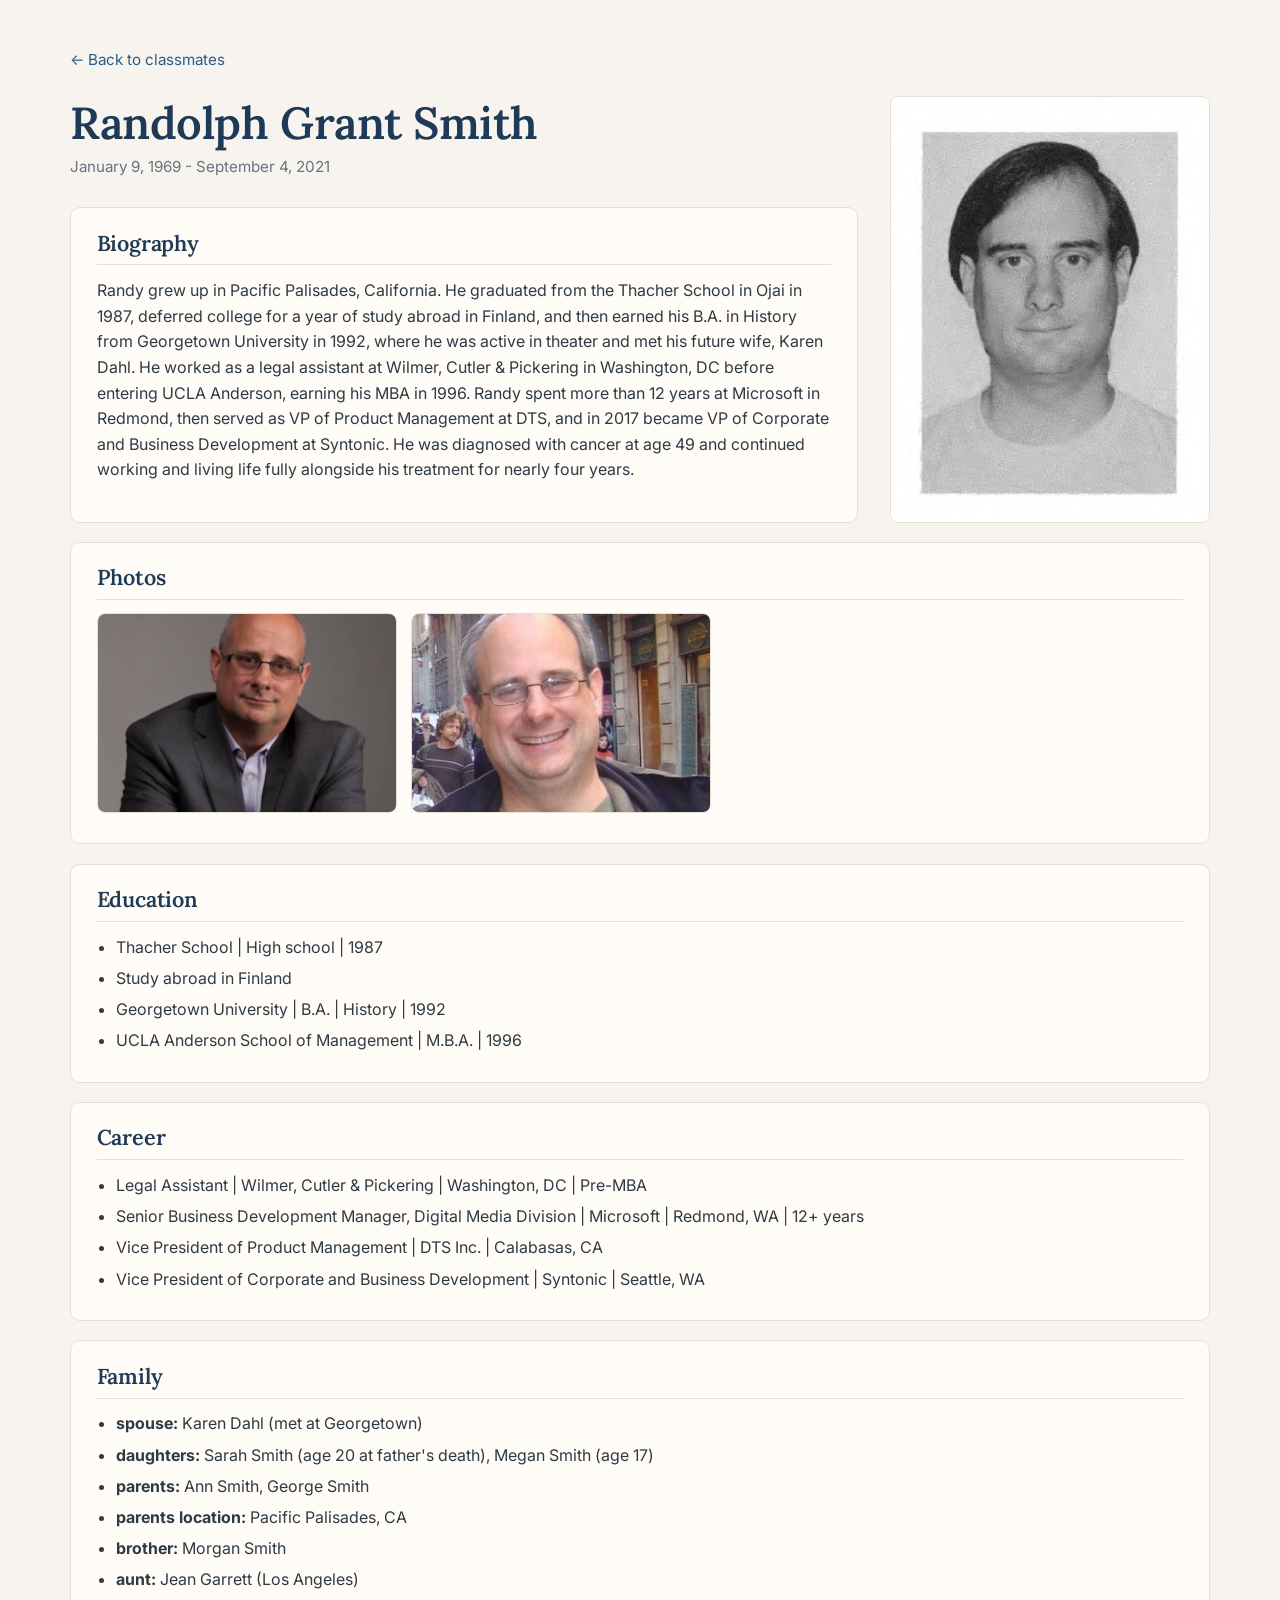
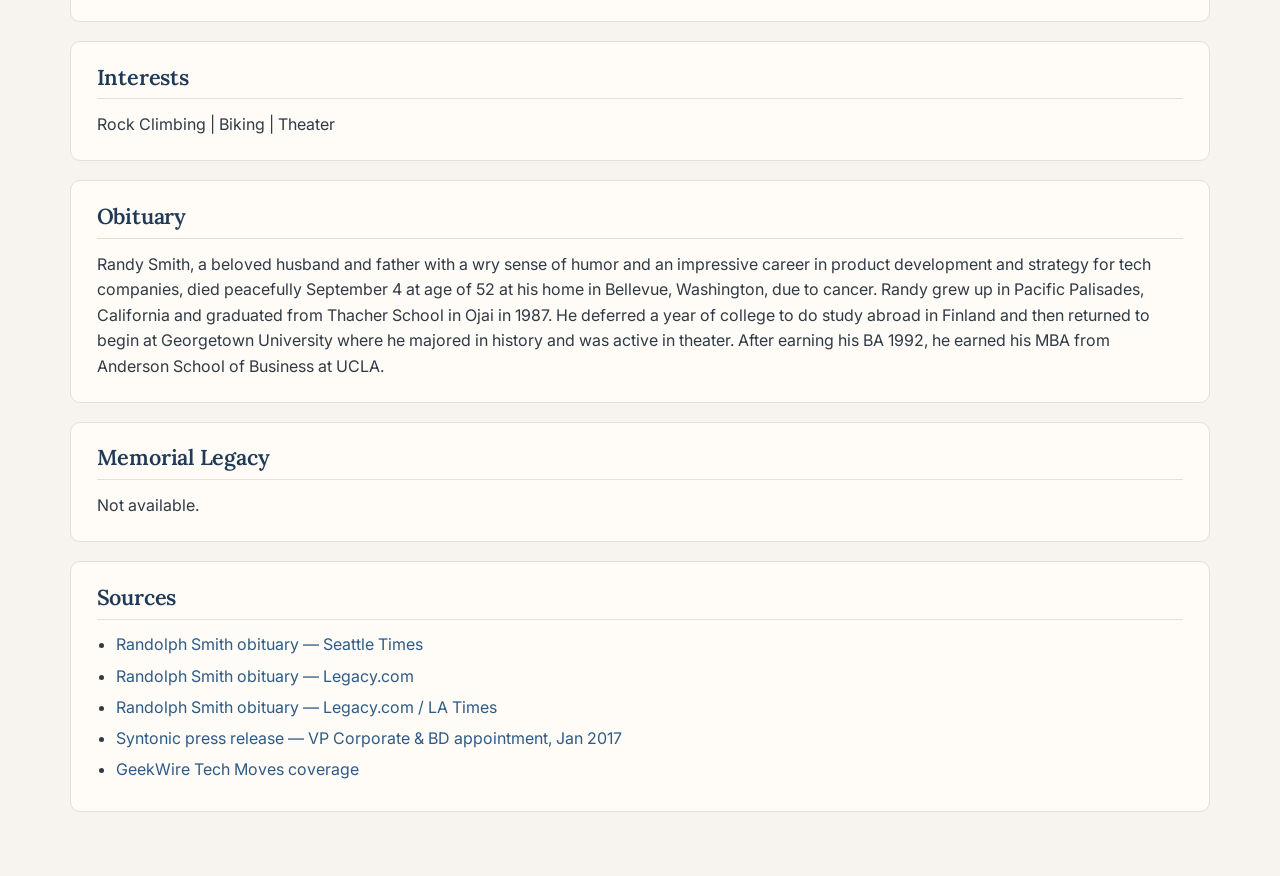
<file: docs/classmates/smith.html>
<!doctype html>
<html lang="en">
<head>
  <meta charset="utf-8" />
  <meta name="viewport" content="width=device-width, initial-scale=1" />
  <title>Randy Smith | Class of 1996 Memorial</title>
  <link rel="icon" type="image/png" href="../favicon.png" />
  <link rel="apple-touch-icon" href="../apple-touch-icon.png" />
  <link rel="preconnect" href="https://fonts.googleapis.com" />
  <link rel="preconnect" href="https://fonts.gstatic.com" crossorigin />
  <link rel="stylesheet" href="https://fonts.googleapis.com/css2?family=Lora:wght@500;600;700&family=Inter:wght@400;500;600&display=swap" />
  <link rel="stylesheet" href="../styles.css" />
  <script defer src="../lightbox.js"></script>
</head>
<body>
  <main class="container">
    <nav class="back-link"><a href="../index.html">← Back to classmates</a></nav>
    <div class="person-hero">
      <div class="person-hero-left">
        <header class="person-header">
          <h1>Randolph Grant Smith</h1>
          <p class="dates">January 9, 1969 - September 4, 2021</p>
        </header>
        <section><h2>Biography</h2><p>Randy grew up in Pacific Palisades, California. He graduated from the Thacher School in Ojai in 1987, deferred college for a year of study abroad in Finland, and then earned his B.A. in History from Georgetown University in 1992, where he was active in theater and met his future wife, Karen Dahl. He worked as a legal assistant at Wilmer, Cutler &amp; Pickering in Washington, DC before entering UCLA Anderson, earning his MBA in 1996. Randy spent more than 12 years at Microsoft in Redmond, then served as VP of Product Management at DTS, and in 2017 became VP of Corporate and Business Development at Syntonic. He was diagnosed with cancer at age 49 and continued working and living life fully alongside his treatment for nearly four years.</p></section>
      </div>
      <div class="person-hero-right">
        <a class="lightbox-trigger" href="../images/5_randy_smith.png" title="Click to enlarge"><img class="portrait" src="../images/5_randy_smith.png" alt="Photo of Randy Smith" loading="lazy" /></a>
      </div>
    </div>
    <section><h2>Photos</h2><div class="gallery"><a class="lightbox-trigger" href="../images/5_randy_photo1.png" title="Click to enlarge"><img src="../images/5_randy_photo1.png" alt="Additional photo of Randy Smith" loading="lazy" /></a><a class="lightbox-trigger" href="../images/5_randy_photo2.jpg" title="Click to enlarge"><img src="../images/5_randy_photo2.jpg" alt="Additional photo of Randy Smith" loading="lazy" /></a></div></section>
    <section><h2>Education</h2><ul><li>Thacher School | High school | 1987</li><li>Study abroad in Finland</li><li>Georgetown University | B.A. | History | 1992</li><li>UCLA Anderson School of Management | M.B.A. | 1996</li></ul></section>
    <section><h2>Career</h2><ul><li>Legal Assistant | Wilmer, Cutler &amp; Pickering | Washington, DC | Pre-MBA</li><li>Senior Business Development Manager, Digital Media Division | Microsoft | Redmond, WA | 12+ years</li><li>Vice President of Product Management | DTS Inc. | Calabasas, CA</li><li>Vice President of Corporate and Business Development | Syntonic | Seattle, WA</li></ul></section>
    <section><h2>Family</h2><ul><li><strong>spouse:</strong> Karen Dahl (met at Georgetown)</li><li><strong>daughters:</strong> Sarah Smith (age 20 at father&#x27;s death), Megan Smith (age 17)</li><li><strong>parents:</strong> Ann Smith, George Smith</li><li><strong>parents location:</strong> Pacific Palisades, CA</li><li><strong>brother:</strong> Morgan Smith</li><li><strong>aunt:</strong> Jean Garrett (Los Angeles)</li></ul></section>
    <section><h2>Interests</h2><p>Rock Climbing | Biking | Theater</p></section>
    <section><h2>Obituary</h2><p>Randy Smith, a beloved husband and father with a wry sense of humor and an impressive career in product development and strategy for tech companies, died peacefully September 4 at age of 52 at his home in Bellevue, Washington, due to cancer. Randy grew up in Pacific Palisades, California and graduated from Thacher School in Ojai in 1987. He deferred a year of college to do study abroad in Finland and then returned to begin at Georgetown University where he majored in history and was active in theater. After earning his BA 1992, he earned his MBA from Anderson School of Business at UCLA.</p></section>
    <section><h2>Memorial Legacy</h2><p>Not available.</p></section>
    <section><h2>Sources</h2><ul><li><a href="https://obituaries.seattletimes.com/obituary/randolph-smith-1083249018/" target="_blank" rel="noopener noreferrer">Randolph Smith obituary — Seattle Times</a></li><li><a href="https://www.legacy.com/obituaries/name/randolph-smith-obituary?pid=200164896" target="_blank" rel="noopener noreferrer">Randolph Smith obituary — Legacy.com</a></li><li><a href="https://www.legacy.com/us/obituaries/latimes/name/randolph-smith-obituary?id=18161035" target="_blank" rel="noopener noreferrer">Randolph Smith obituary — Legacy.com / LA Times</a></li><li><a href="https://www.syntonic.com/2017/01/syntonic-appoints-former-microsoft-digital-media-veteran-as-vice-president-of-business-development/" target="_blank" rel="noopener noreferrer">Syntonic press release — VP Corporate &amp; BD appointment, Jan 2017</a></li><li><a href="https://www.geekwire.com/2017/tech-moves-16/" target="_blank" rel="noopener noreferrer">GeekWire Tech Moves coverage</a></li></ul></section>
  </main>
</body>
</html>
</file>
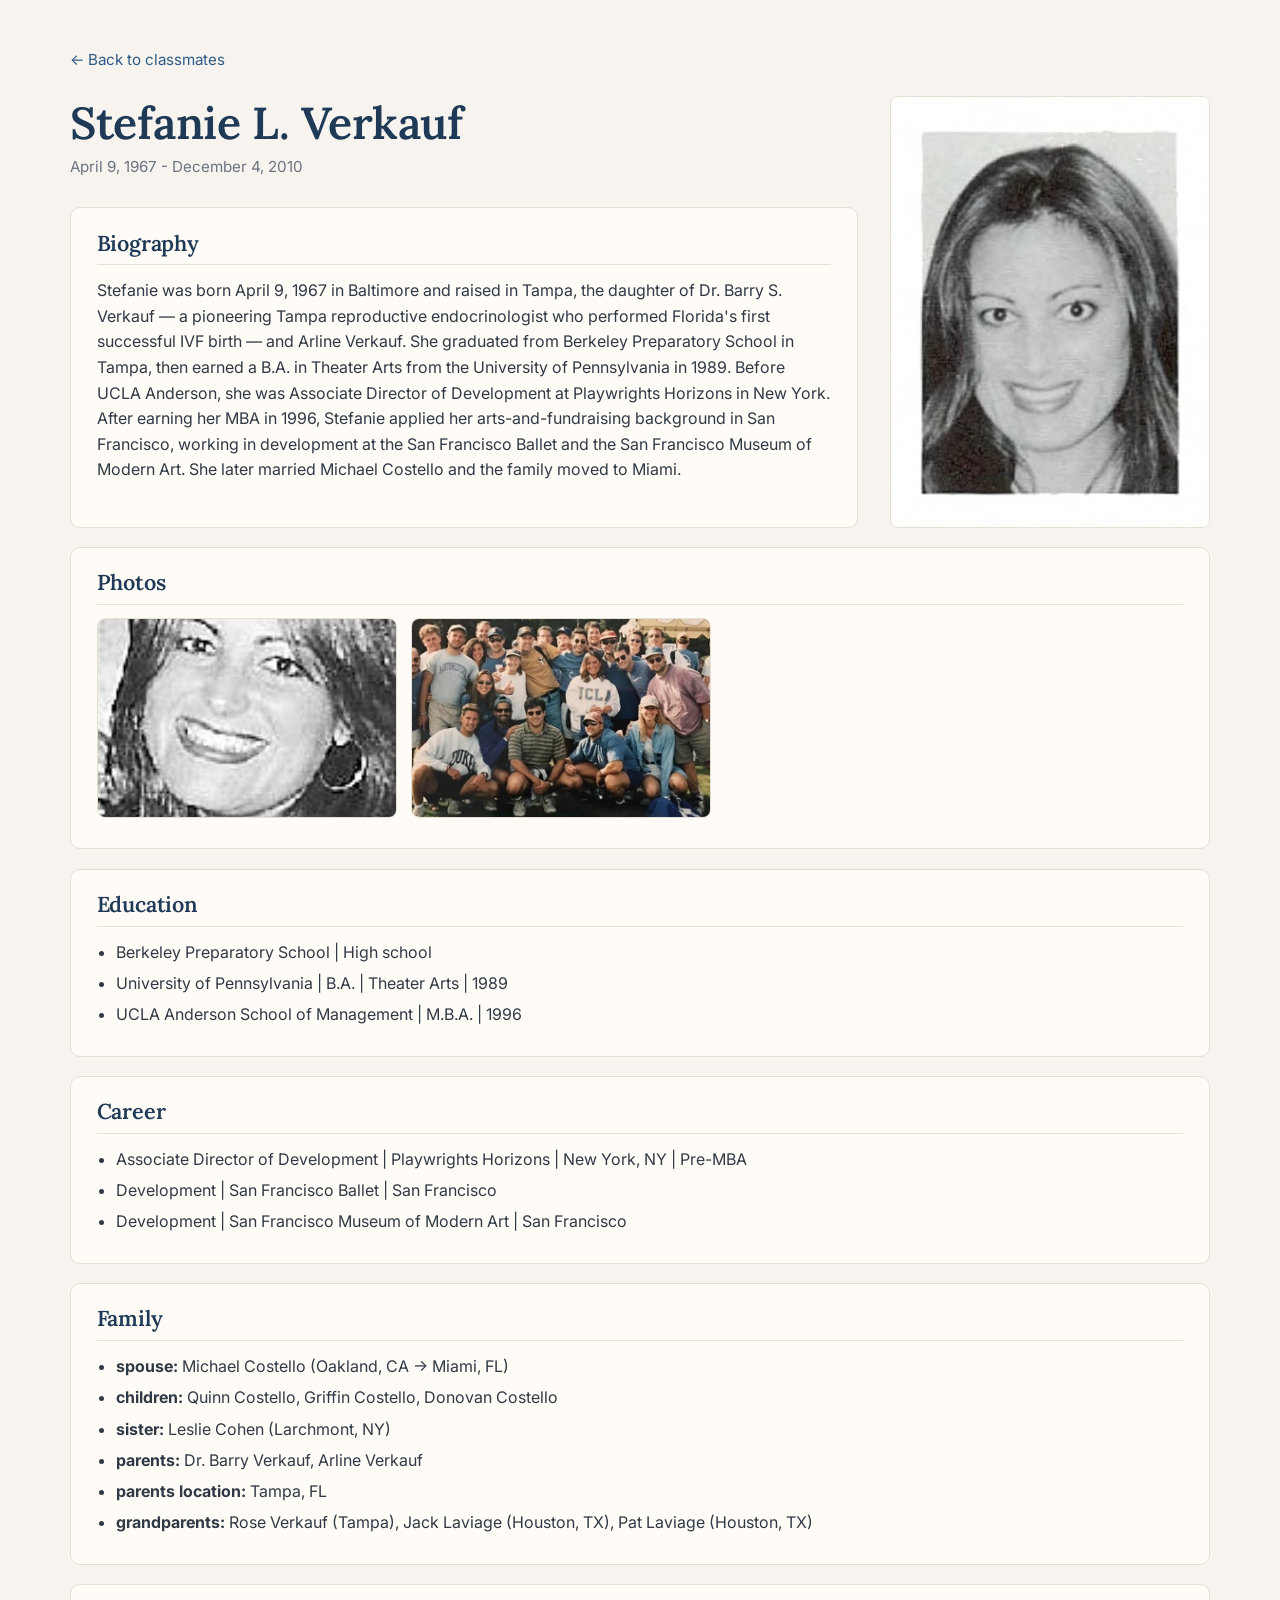
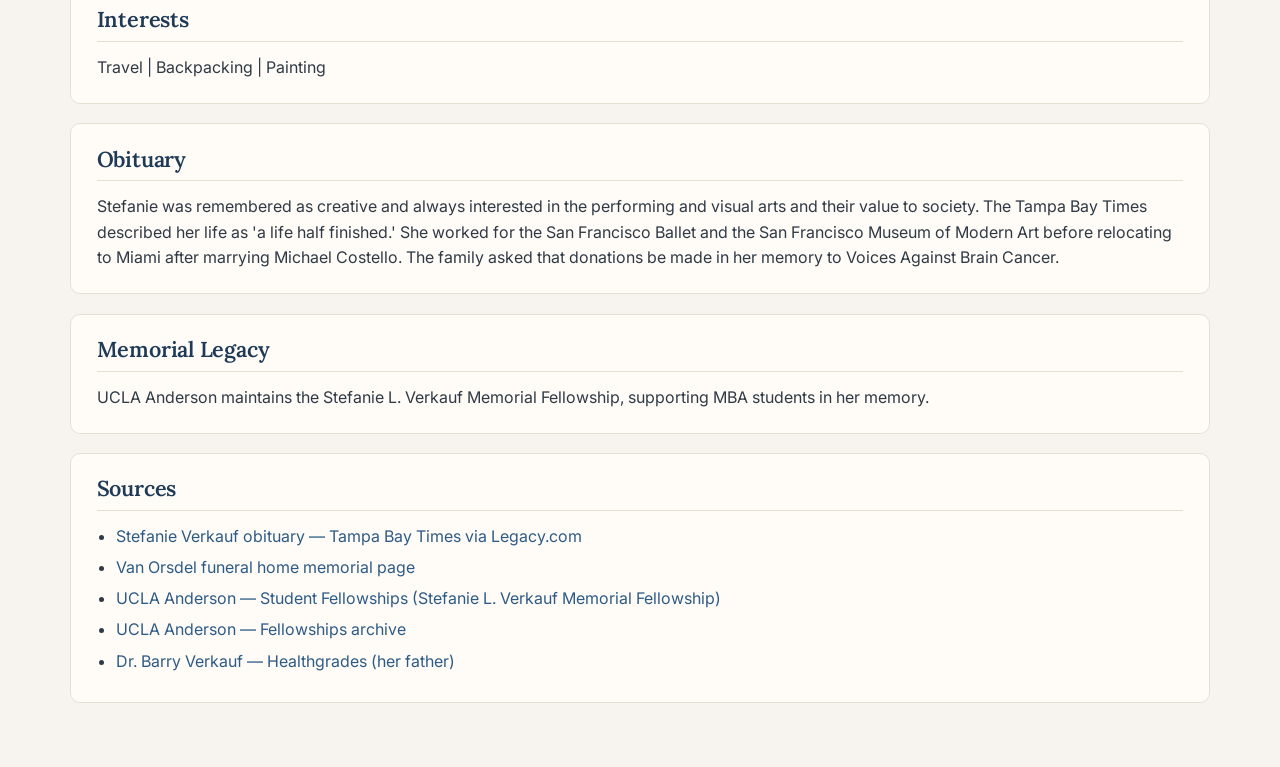
<file: docs/classmates/verkauf.html>
<!doctype html>
<html lang="en">
<head>
  <meta charset="utf-8" />
  <meta name="viewport" content="width=device-width, initial-scale=1" />
  <title>Stefanie Verkauf | Class of 1996 Memorial</title>
  <link rel="icon" type="image/png" href="../favicon.png" />
  <link rel="apple-touch-icon" href="../apple-touch-icon.png" />
  <link rel="preconnect" href="https://fonts.googleapis.com" />
  <link rel="preconnect" href="https://fonts.gstatic.com" crossorigin />
  <link rel="stylesheet" href="https://fonts.googleapis.com/css2?family=Lora:wght@500;600;700&family=Inter:wght@400;500;600&display=swap" />
  <link rel="stylesheet" href="../styles.css" />
  <script defer src="../lightbox.js"></script>
</head>
<body>
  <main class="container">
    <nav class="back-link"><a href="../index.html">← Back to classmates</a></nav>
    <div class="person-hero">
      <div class="person-hero-left">
        <header class="person-header">
          <h1>Stefanie L. Verkauf</h1>
          <p class="dates">April 9, 1967 - December 4, 2010</p>
        </header>
        <section><h2>Biography</h2><p>Stefanie was born April 9, 1967 in Baltimore and raised in Tampa, the daughter of Dr. Barry S. Verkauf — a pioneering Tampa reproductive endocrinologist who performed Florida&#x27;s first successful IVF birth — and Arline Verkauf. She graduated from Berkeley Preparatory School in Tampa, then earned a B.A. in Theater Arts from the University of Pennsylvania in 1989. Before UCLA Anderson, she was Associate Director of Development at Playwrights Horizons in New York. After earning her MBA in 1996, Stefanie applied her arts-and-fundraising background in San Francisco, working in development at the San Francisco Ballet and the San Francisco Museum of Modern Art. She later married Michael Costello and the family moved to Miami.</p></section>
      </div>
      <div class="person-hero-right">
        <a class="lightbox-trigger" href="../images/6_stef_verkauf.png" title="Click to enlarge"><img class="portrait" src="../images/6_stef_verkauf.png" alt="Photo of Stefanie Verkauf" loading="lazy" /></a>
      </div>
    </div>
    <section><h2>Photos</h2><div class="gallery"><a class="lightbox-trigger" href="../images/6_stef_photo1.jpg" title="Click to enlarge"><img src="../images/6_stef_photo1.jpg" alt="Additional photo of Stefanie Verkauf" loading="lazy" /></a><a class="lightbox-trigger" href="../images/6_stef_photo2.jpg" title="Click to enlarge"><img src="../images/6_stef_photo2.jpg" alt="Additional photo of Stefanie Verkauf" loading="lazy" /></a></div></section>
    <section><h2>Education</h2><ul><li>Berkeley Preparatory School | High school</li><li>University of Pennsylvania | B.A. | Theater Arts | 1989</li><li>UCLA Anderson School of Management | M.B.A. | 1996</li></ul></section>
    <section><h2>Career</h2><ul><li>Associate Director of Development | Playwrights Horizons | New York, NY | Pre-MBA</li><li>Development | San Francisco Ballet | San Francisco</li><li>Development | San Francisco Museum of Modern Art | San Francisco</li></ul></section>
    <section><h2>Family</h2><ul><li><strong>spouse:</strong> Michael Costello (Oakland, CA → Miami, FL)</li><li><strong>children:</strong> Quinn Costello, Griffin Costello, Donovan Costello</li><li><strong>sister:</strong> Leslie Cohen (Larchmont, NY)</li><li><strong>parents:</strong> Dr. Barry Verkauf, Arline Verkauf</li><li><strong>parents location:</strong> Tampa, FL</li><li><strong>grandparents:</strong> Rose Verkauf (Tampa), Jack Laviage (Houston, TX), Pat Laviage (Houston, TX)</li></ul></section>
    <section><h2>Interests</h2><p>Travel | Backpacking | Painting</p></section>
    <section><h2>Obituary</h2><p>Stefanie was remembered as creative and always interested in the performing and visual arts and their value to society. The Tampa Bay Times described her life as &#x27;a life half finished.&#x27; She worked for the San Francisco Ballet and the San Francisco Museum of Modern Art before relocating to Miami after marrying Michael Costello. The family asked that donations be made in her memory to Voices Against Brain Cancer.</p></section>
    <section><h2>Memorial Legacy</h2><p>UCLA Anderson maintains the Stefanie L. Verkauf Memorial Fellowship, supporting MBA students in her memory.</p></section>
    <section><h2>Sources</h2><ul><li><a href="https://www.legacy.com/us/obituaries/tampabaytimes/name/stefanie-verkauf-obituary?id=11113894" target="_blank" rel="noopener noreferrer">Stefanie Verkauf obituary — Tampa Bay Times via Legacy.com</a></li><li><a href="https://www.vanorsdel.com/obituaries/stefaniel-verkauf-946" target="_blank" rel="noopener noreferrer">Van Orsdel funeral home memorial page</a></li><li><a href="https://www.anderson.ucla.edu/about/office-of-development/student-fellowships" target="_blank" rel="noopener noreferrer">UCLA Anderson — Student Fellowships (Stefanie L. Verkauf Memorial Fellowship)</a></li><li><a href="https://www.anderson.ucla.edu/give/fellowships-archive" target="_blank" rel="noopener noreferrer">UCLA Anderson — Fellowships archive</a></li><li><a href="https://www.healthgrades.com/physician/dr-barry-verkauf-24fth" target="_blank" rel="noopener noreferrer">Dr. Barry Verkauf — Healthgrades (her father)</a></li></ul></section>
  </main>
</body>
</html>
</file>
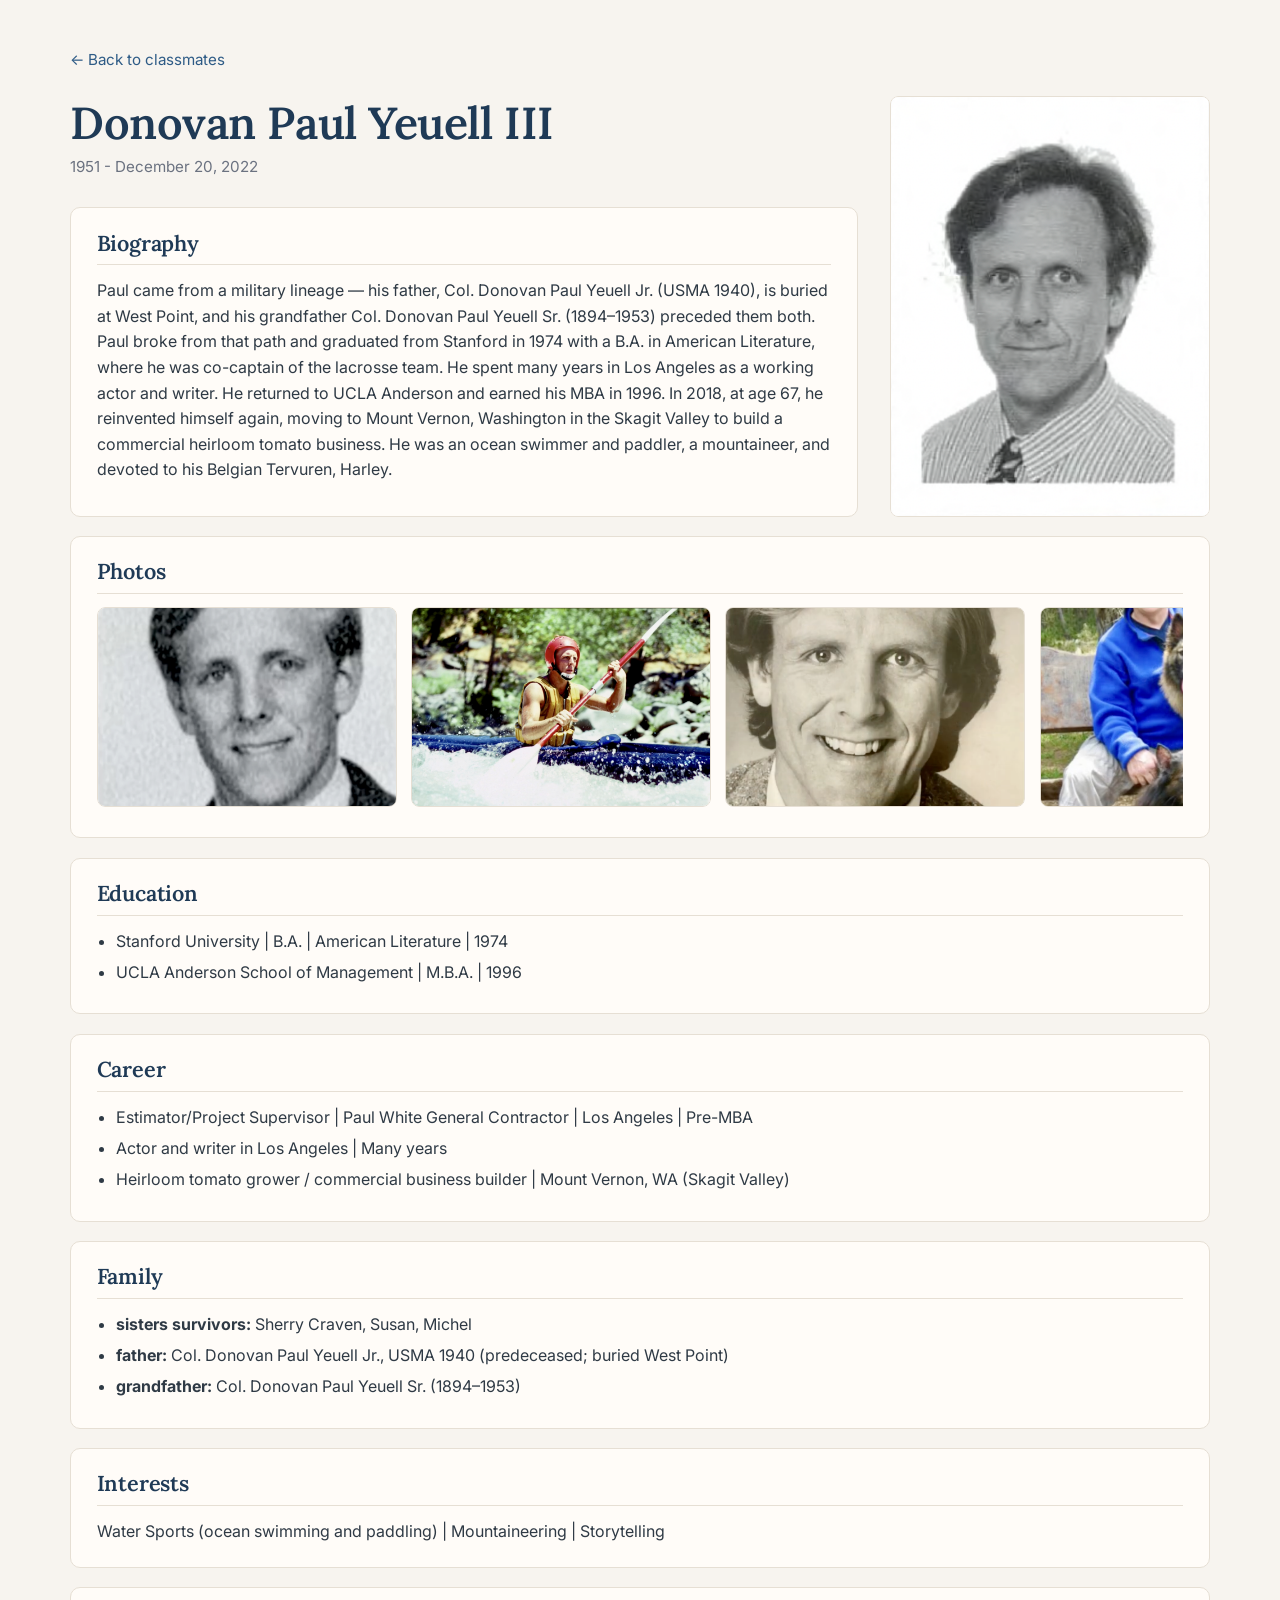
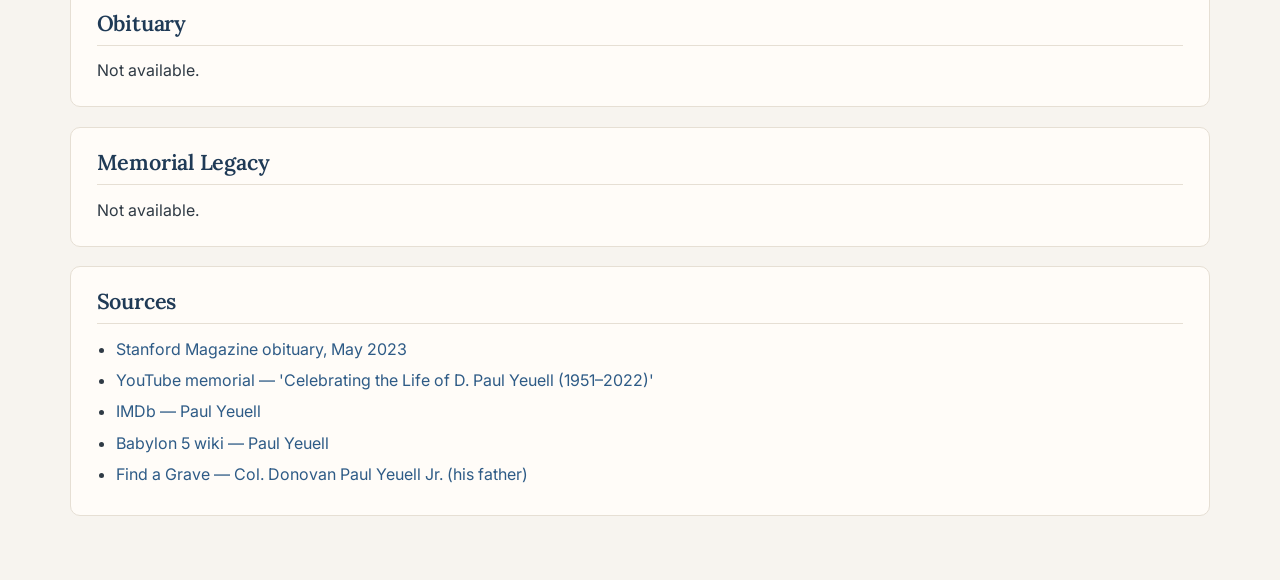
<file: docs/classmates/yeuell.html>
<!doctype html>
<html lang="en">
<head>
  <meta charset="utf-8" />
  <meta name="viewport" content="width=device-width, initial-scale=1" />
  <title>D. Paul Yeuell | Class of 1996 Memorial</title>
  <link rel="icon" type="image/png" href="../favicon.png" />
  <link rel="apple-touch-icon" href="../apple-touch-icon.png" />
  <link rel="preconnect" href="https://fonts.googleapis.com" />
  <link rel="preconnect" href="https://fonts.gstatic.com" crossorigin />
  <link rel="stylesheet" href="https://fonts.googleapis.com/css2?family=Lora:wght@500;600;700&family=Inter:wght@400;500;600&display=swap" />
  <link rel="stylesheet" href="../styles.css" />
  <script defer src="../lightbox.js"></script>
</head>
<body>
  <main class="container">
    <nav class="back-link"><a href="../index.html">← Back to classmates</a></nav>
    <div class="person-hero">
      <div class="person-hero-left">
        <header class="person-header">
          <h1>Donovan Paul Yeuell III</h1>
          <p class="dates">1951 - December 20, 2022</p>
        </header>
        <section><h2>Biography</h2><p>Paul came from a military lineage — his father, Col. Donovan Paul Yeuell Jr. (USMA 1940), is buried at West Point, and his grandfather Col. Donovan Paul Yeuell Sr. (1894–1953) preceded them both. Paul broke from that path and graduated from Stanford in 1974 with a B.A. in American Literature, where he was co-captain of the lacrosse team. He spent many years in Los Angeles as a working actor and writer. He returned to UCLA Anderson and earned his MBA in 1996. In 2018, at age 67, he reinvented himself again, moving to Mount Vernon, Washington in the Skagit Valley to build a commercial heirloom tomato business. He was an ocean swimmer and paddler, a mountaineer, and devoted to his Belgian Tervuren, Harley.</p></section>
      </div>
      <div class="person-hero-right">
        <a class="lightbox-trigger" href="../images/7_paul_yuell.png" title="Click to enlarge"><img class="portrait" src="../images/7_paul_yuell.png" alt="Photo of D. Paul Yeuell" loading="lazy" /></a>
      </div>
    </div>
    <section><h2>Photos</h2><div class="gallery"><a class="lightbox-trigger" href="../images/7_paul_photo1.png" title="Click to enlarge"><img src="../images/7_paul_photo1.png" alt="Additional photo of D. Paul Yeuell" loading="lazy" /></a><a class="lightbox-trigger" href="../images/7_paul_photo2.png" title="Click to enlarge"><img src="../images/7_paul_photo2.png" alt="Additional photo of D. Paul Yeuell" loading="lazy" /></a><a class="lightbox-trigger" href="../images/7_paul_photo3.png" title="Click to enlarge"><img src="../images/7_paul_photo3.png" alt="Additional photo of D. Paul Yeuell" loading="lazy" /></a><a class="lightbox-trigger" href="../images/7_paul_photo4.png" title="Click to enlarge"><img src="../images/7_paul_photo4.png" alt="Additional photo of D. Paul Yeuell" loading="lazy" /></a></div></section>
    <section><h2>Education</h2><ul><li>Stanford University | B.A. | American Literature | 1974</li><li>UCLA Anderson School of Management | M.B.A. | 1996</li></ul></section>
    <section><h2>Career</h2><ul><li>Estimator/Project Supervisor | Paul White General Contractor | Los Angeles | Pre-MBA</li><li>Actor and writer in Los Angeles | Many years</li><li>Heirloom tomato grower / commercial business builder | Mount Vernon, WA (Skagit Valley)</li></ul></section>
    <section><h2>Family</h2><ul><li><strong>sisters survivors:</strong> Sherry Craven, Susan, Michel</li><li><strong>father:</strong> Col. Donovan Paul Yeuell Jr., USMA 1940 (predeceased; buried West Point)</li><li><strong>grandfather:</strong> Col. Donovan Paul Yeuell Sr. (1894–1953)</li></ul></section>
    <section><h2>Interests</h2><p>Water Sports (ocean swimming and paddling) | Mountaineering | Storytelling</p></section>
    <section><h2>Obituary</h2><p>Not available.</p></section>
    <section><h2>Memorial Legacy</h2><p>Not available.</p></section>
    <section><h2>Sources</h2><ul><li><a href="https://stanfordmag.org/contents/obituaries-may-2023" target="_blank" rel="noopener noreferrer">Stanford Magazine obituary, May 2023</a></li><li><a href="https://www.youtube.com/watch?v=VZj_xmbDb2o" target="_blank" rel="noopener noreferrer">YouTube memorial — &#x27;Celebrating the Life of D. Paul Yeuell (1951–2022)&#x27;</a></li><li><a href="https://www.imdb.com/name/nm0947770/" target="_blank" rel="noopener noreferrer">IMDb — Paul Yeuell</a></li><li><a href="https://babylon5.fandom.com/wiki/Paul_Yeuell" target="_blank" rel="noopener noreferrer">Babylon 5 wiki — Paul Yeuell</a></li><li><a href="https://www.findagrave.com/memorial/127703955/donovan-paul-yeuell" target="_blank" rel="noopener noreferrer">Find a Grave — Col. Donovan Paul Yeuell Jr. (his father)</a></li></ul></section>
  </main>
</body>
</html>
</file>
<file: docs/styles.css>
:root {
  --bg: #F7F4EF;
  --card: #FFFCF8;
  --heading: #1F3A56;
  --text: #2F3A45;
  --muted: #6B7280;
  --accent: #2E5B86;
  --accent-hover: #1F3A56;
  --border: #E6DFD4;
  --serif: "Lora", Georgia, "Times New Roman", serif;
  --sans: "Inter", -apple-system, BlinkMacSystemFont, "Segoe UI", Roboto, Arial, sans-serif;
}

* { box-sizing: border-box; }

body {
  margin: 0;
  font-family: var(--sans);
  background: var(--bg);
  color: var(--text);
  line-height: 1.6;
  -webkit-font-smoothing: antialiased;
  -moz-osx-font-smoothing: grayscale;
}

.container {
  width: min(1140px, 92%);
  margin: 3rem auto 4rem;
}

h1, h2, h3 {
  font-family: var(--serif);
  color: var(--heading);
  line-height: 1.2;
  font-weight: 600;
  letter-spacing: -0.01em;
}

p { margin: 0 0 .75rem; }

a {
  color: var(--accent);
  text-decoration: none;
  transition: color .15s ease;
}
a:hover { color: var(--accent-hover); text-decoration: underline; }

.muted, .dates, .subtitle { color: var(--muted); }
.dates { font-size: .95rem; margin: .25rem 0 .6rem; }

/* ---------- Site header (homepage) ---------- */

.site-header {
  text-align: center;
  margin-bottom: 2.5rem;
}

.site-header h1 {
  font-size: clamp(2.2rem, 4.5vw, 3.4rem);
  margin: 0 0 .6rem;
}

.site-header .subtitle {
  font-family: var(--serif);
  font-size: 1.15rem;
  color: var(--heading);
  margin: 0 0 1rem;
  font-style: normal;
}

.site-header .intro {
  max-width: 620px;
  margin: 0 auto;
  color: var(--muted);
}

.ornament {
  width: 80px;
  height: 14px;
  margin: .6rem auto 1rem;
  background-image: linear-gradient(to right, transparent 0%, var(--border) 20%, var(--border) 80%, transparent 100%);
  background-size: 100% 1px;
  background-position: center;
  background-repeat: no-repeat;
  position: relative;
}

.ornament::before,
.ornament::after {
  content: "";
  position: absolute;
  top: 50%;
  width: 5px;
  height: 5px;
  border-radius: 50%;
  background: #C9A65B;
  transform: translateY(-50%);
}
.ornament::before { left: 28%; }
.ornament::after  { left: 72%; }

/* ---------- Card grid (homepage) ---------- */

.grid {
  display: grid;
  gap: 1.5rem;
  grid-template-columns: repeat(auto-fit, minmax(280px, 1fr));
}

.card {
  background: var(--card);
  border: 1px solid var(--border);
  border-radius: 10px;
  overflow: hidden;
  display: flex;
  flex-direction: column;
  transition: box-shadow .2s ease, transform .2s ease;
}
.card:hover {
  box-shadow: 0 6px 18px rgba(31, 58, 86, 0.08);
  transform: translateY(-2px);
}

.card img, .thumb {
  width: 100%;
  height: 240px;
  object-fit: cover;
  display: block;
  border-bottom: 1px solid var(--border);
}

.card-photo {
  display: block;
  line-height: 0;
  overflow: hidden;
  cursor: pointer;
}
.card-photo:hover { text-decoration: none; }
.card-photo img { transition: transform .25s ease, filter .25s ease; }
.card-photo:hover img {
  transform: scale(1.03);
  filter: brightness(1.04);
}

.card-body {
  padding: 1.1rem 1.2rem 1.3rem;
  display: flex;
  flex-direction: column;
  flex: 1;
}

.card-body h2 {
  font-size: 1.4rem;
  margin: 0 0 .15rem;
}

.card-body .excerpt {
  color: var(--text);
  font-size: .95rem;
  margin: .25rem 0 1rem;
  flex: 1;
}

.card-link {
  font-weight: 500;
  font-size: .95rem;
  align-self: flex-start;
}
.card-link span { margin-left: .2rem; transition: margin-left .15s ease; }
.card-link:hover { text-decoration: none; }
.card-link:hover span { margin-left: .45rem; }

/* ---------- Person page ---------- */

.back-link {
  margin-bottom: 1.5rem;
  font-size: .95rem;
}

.person-hero {
  display: grid;
  grid-template-columns: minmax(0, 1fr) auto;
  gap: 2rem;
  align-items: stretch;
  margin-bottom: 1rem;
}

.person-hero-left {
  min-width: 0;
  display: flex;
  flex-direction: column;
}

.person-hero-left .person-header {
  margin-bottom: .25rem;
  padding-bottom: 0;
  border-bottom: none;
}

.person-hero-left section {
  flex: 1;
  margin-top: 1rem;
}

.person-hero-right {
  display: flex;
  align-items: flex-start;
}

.person-header h1 {
  font-size: clamp(2rem, 3.6vw, 2.8rem);
  margin: 0 0 .3rem;
}

.person-header .dates {
  margin: 0 0 .5rem;
}

.person-hero-right .portrait {
  width: 320px;
  max-width: 100%;
  display: block;
}

@media (max-width: 820px) {
  .person-hero {
    grid-template-columns: 1fr;
  }
  .person-hero-right .portrait {
    width: min(320px, 100%);
  }
}

.portrait {
  width: min(320px, 100%);
  border-radius: 8px;
  border: 1px solid var(--border);
}

/* ---------- Section blocks (person page) ---------- */

section {
  background: var(--card);
  border: 1px solid var(--border);
  border-radius: 10px;
  padding: 1.4rem 1.6rem;
  margin-top: 1.2rem;
}

section h2 {
  font-size: 1.35rem;
  margin: 0 0 .8rem;
  padding-bottom: .5rem;
  border-bottom: 1px solid var(--border);
}

section ul {
  margin: 0;
  padding-left: 1.2rem;
}

section li { margin-bottom: .35rem; }

section p:last-child { margin-bottom: 0; }

/* ---------- Photo gallery ---------- */

.gallery {
  display: flex;
  flex-wrap: nowrap;
  gap: .9rem;
  overflow-x: auto;
  scroll-behavior: smooth;
  -webkit-overflow-scrolling: touch;
  padding-bottom: .5rem;
  scrollbar-color: var(--border) transparent;
  scrollbar-width: thin;
}

.gallery::-webkit-scrollbar { height: 8px; }
.gallery::-webkit-scrollbar-track { background: transparent; }
.gallery::-webkit-scrollbar-thumb {
  background: var(--border);
  border-radius: 4px;
}
.gallery::-webkit-scrollbar-thumb:hover { background: #cdc4b3; }

.gallery > * { flex: 0 0 auto; }

.gallery img {
  width: 300px;
  height: 200px;
  object-fit: cover;
  border-radius: 8px;
  border: 1px solid var(--border);
  display: block;
}

.lightbox-trigger {
  display: inline-block;
  cursor: pointer;
  line-height: 0;
  border-radius: 8px;
  overflow: hidden;
  transition: transform .15s ease, box-shadow .15s ease;
  position: relative;
}
.lightbox-trigger img { cursor: pointer; }
.lightbox-trigger:hover {
  transform: translateY(-2px);
  box-shadow: 0 6px 18px rgba(31, 58, 86, 0.18);
}
.lightbox-trigger:hover img { filter: brightness(1.04); }
.lightbox-trigger:hover { text-decoration: none; }

/* ---------- Lightbox overlay ---------- */

.lightbox {
  position: fixed;
  inset: 0;
  background: rgba(20, 26, 36, 0.88);
  display: none;
  align-items: center;
  justify-content: center;
  padding: 2rem;
  z-index: 1000;
  cursor: zoom-out;
}
.lightbox.is-open { display: flex; }

.lightbox img {
  max-width: 100%;
  max-height: 100%;
  border-radius: 6px;
  box-shadow: 0 10px 40px rgba(0,0,0,0.5);
}

.lightbox-close {
  position: absolute;
  top: 1rem;
  right: 1.25rem;
  background: none;
  border: none;
  color: #FFFCF8;
  font-size: 2rem;
  line-height: 1;
  cursor: pointer;
  padding: .25rem .5rem;
  border-radius: 4px;
  font-family: var(--sans);
}
.lightbox-close:hover { background: rgba(255,255,255,0.1); }

.placeholder {
  background: #EFEAE2;
  color: var(--muted);
  display: grid;
  place-items: center;
  font-size: .9rem;
}

.thumb.placeholder { height: 240px; }
.portrait.placeholder {
  height: 280px;
  width: min(320px, 100%);
}

/* ---------- Responsive tweaks ---------- */

@media (max-width: 600px) {
  .container { margin: 2rem auto 3rem; }
  .person-header { gap: 1.2rem; }
  section { padding: 1.1rem 1.2rem; }
}
</file>
